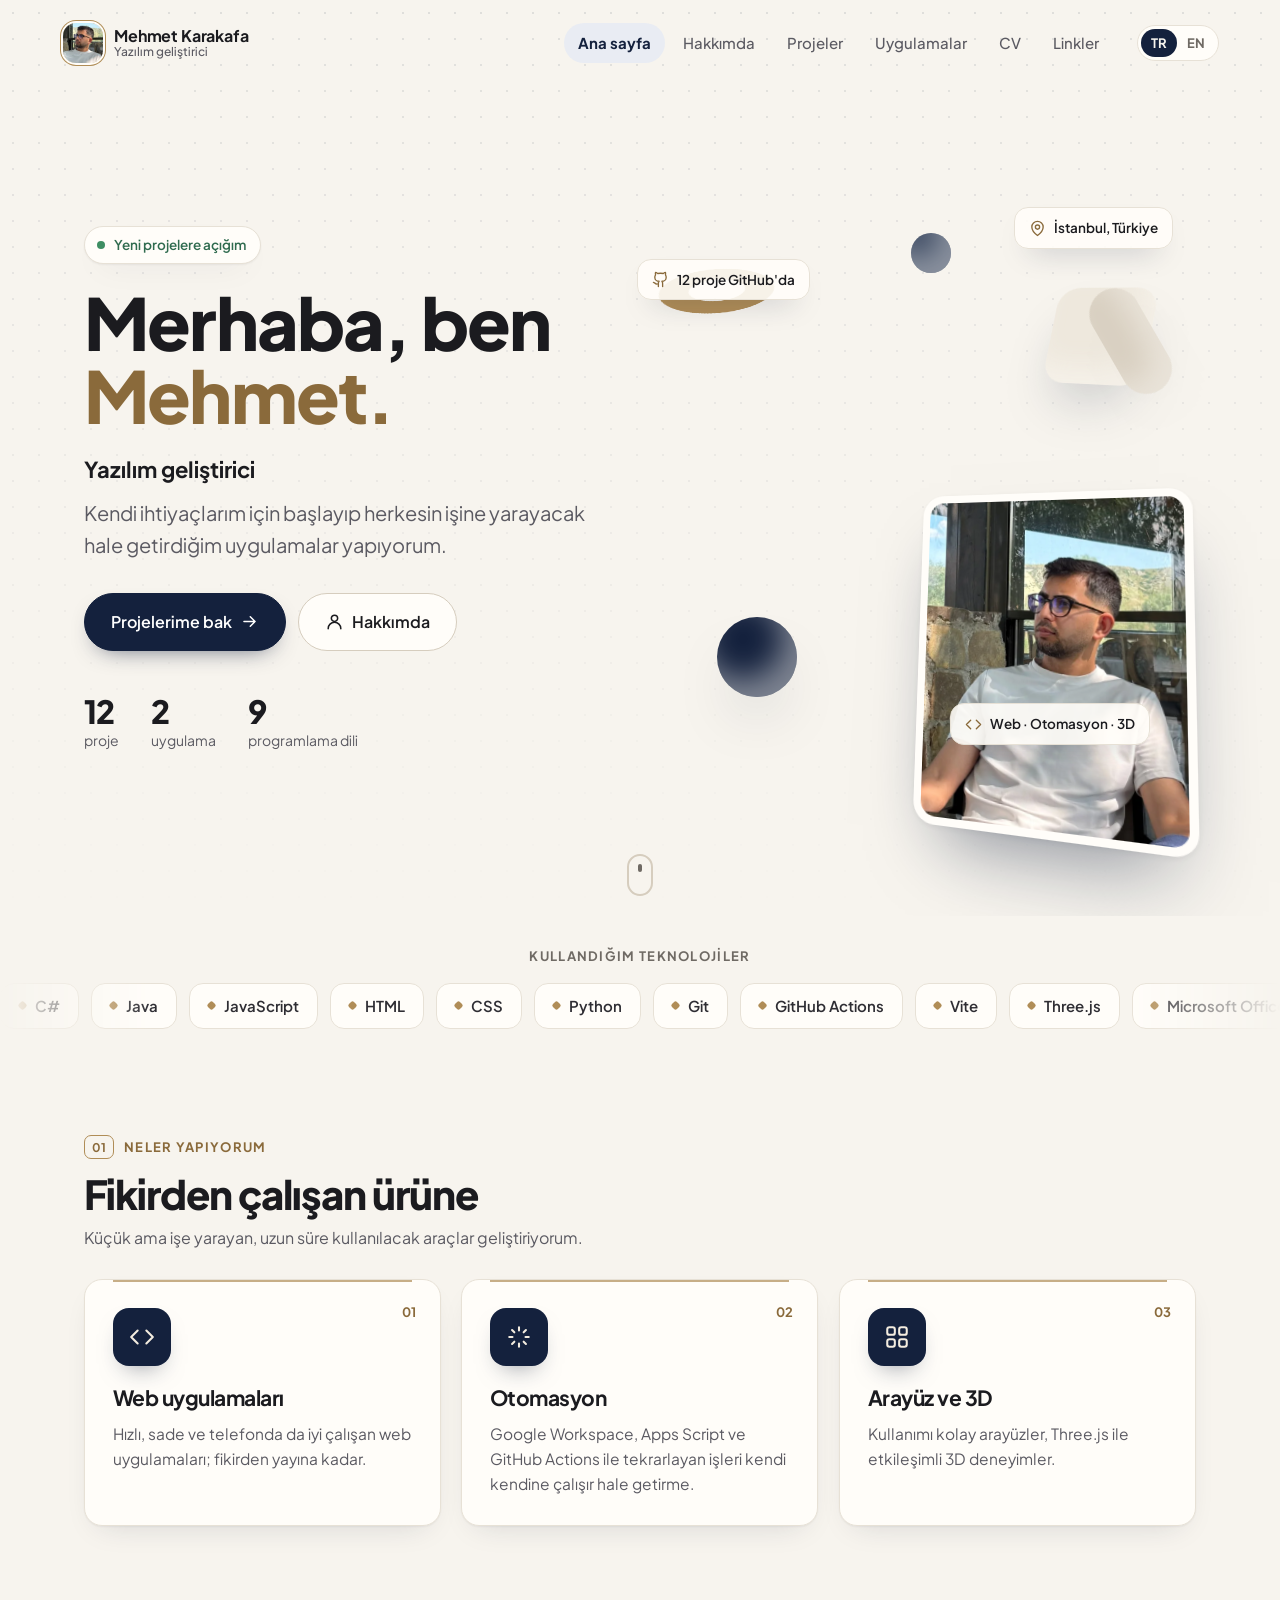
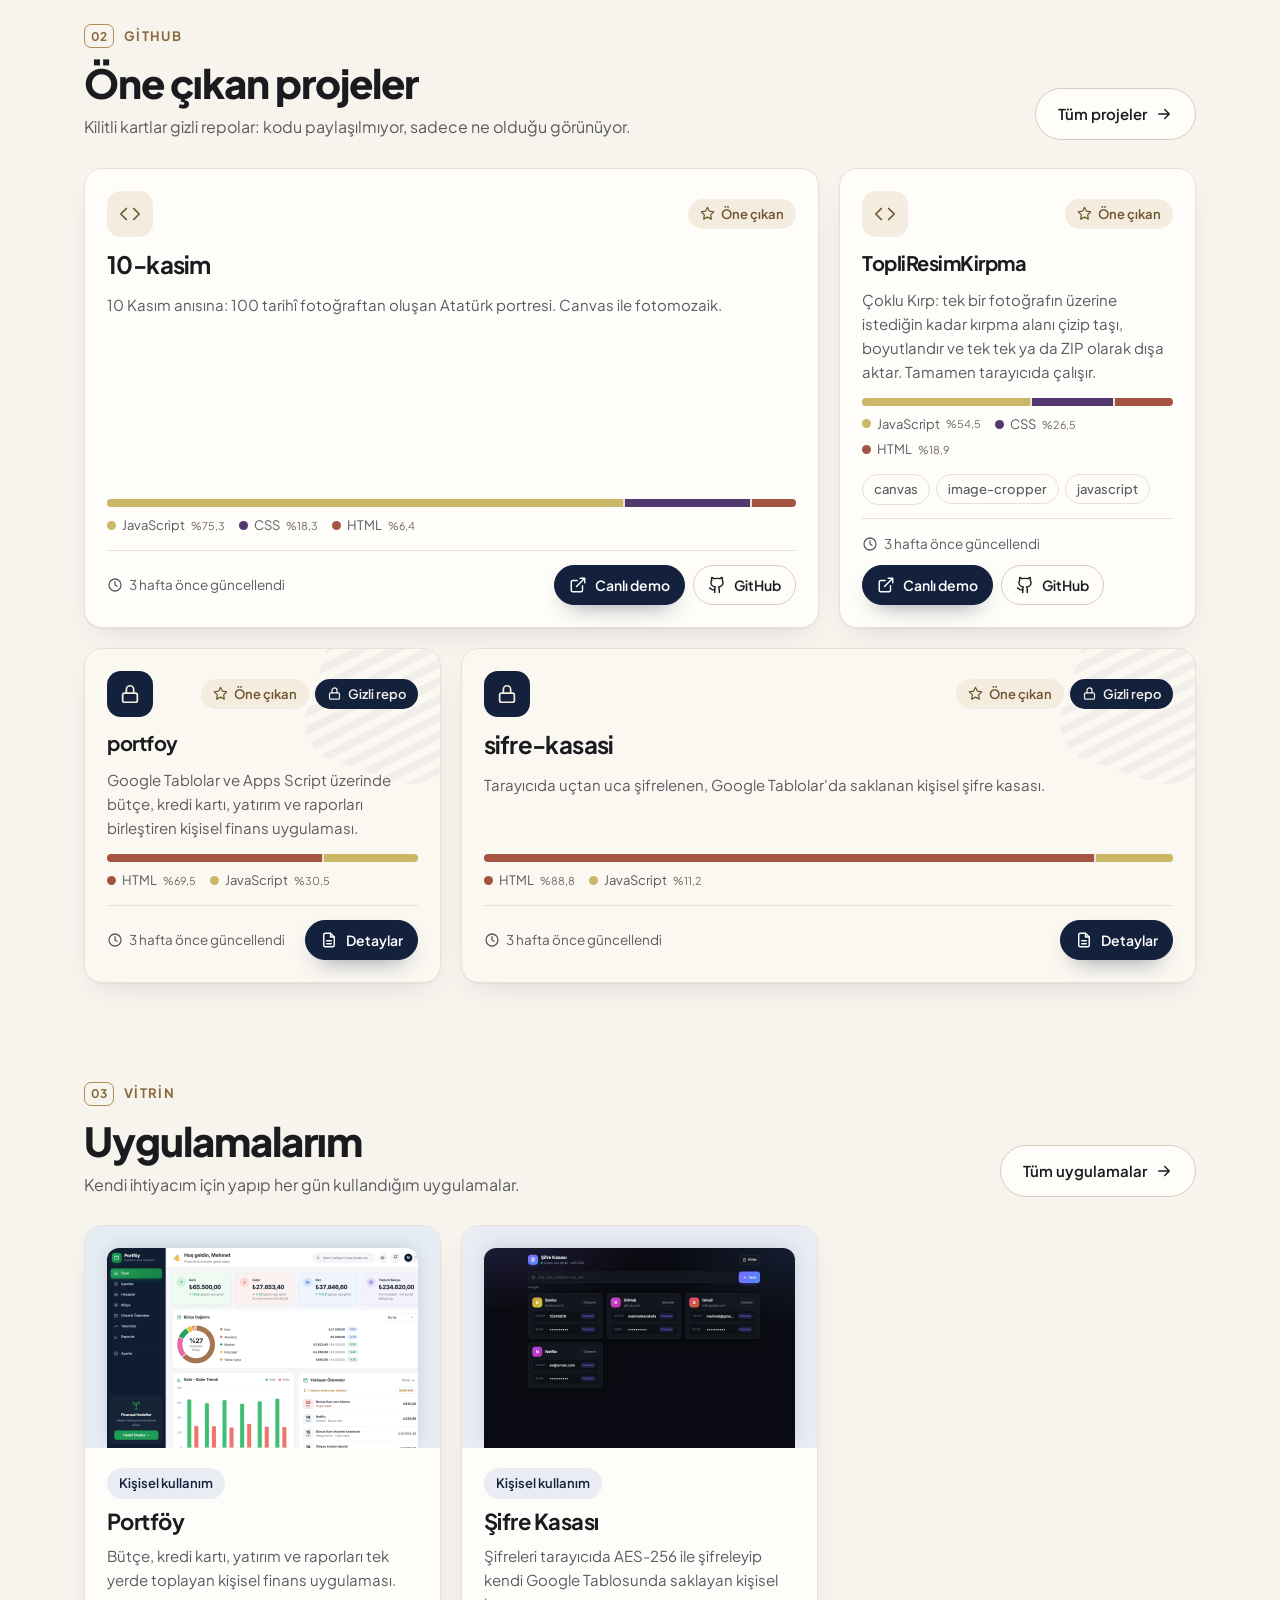
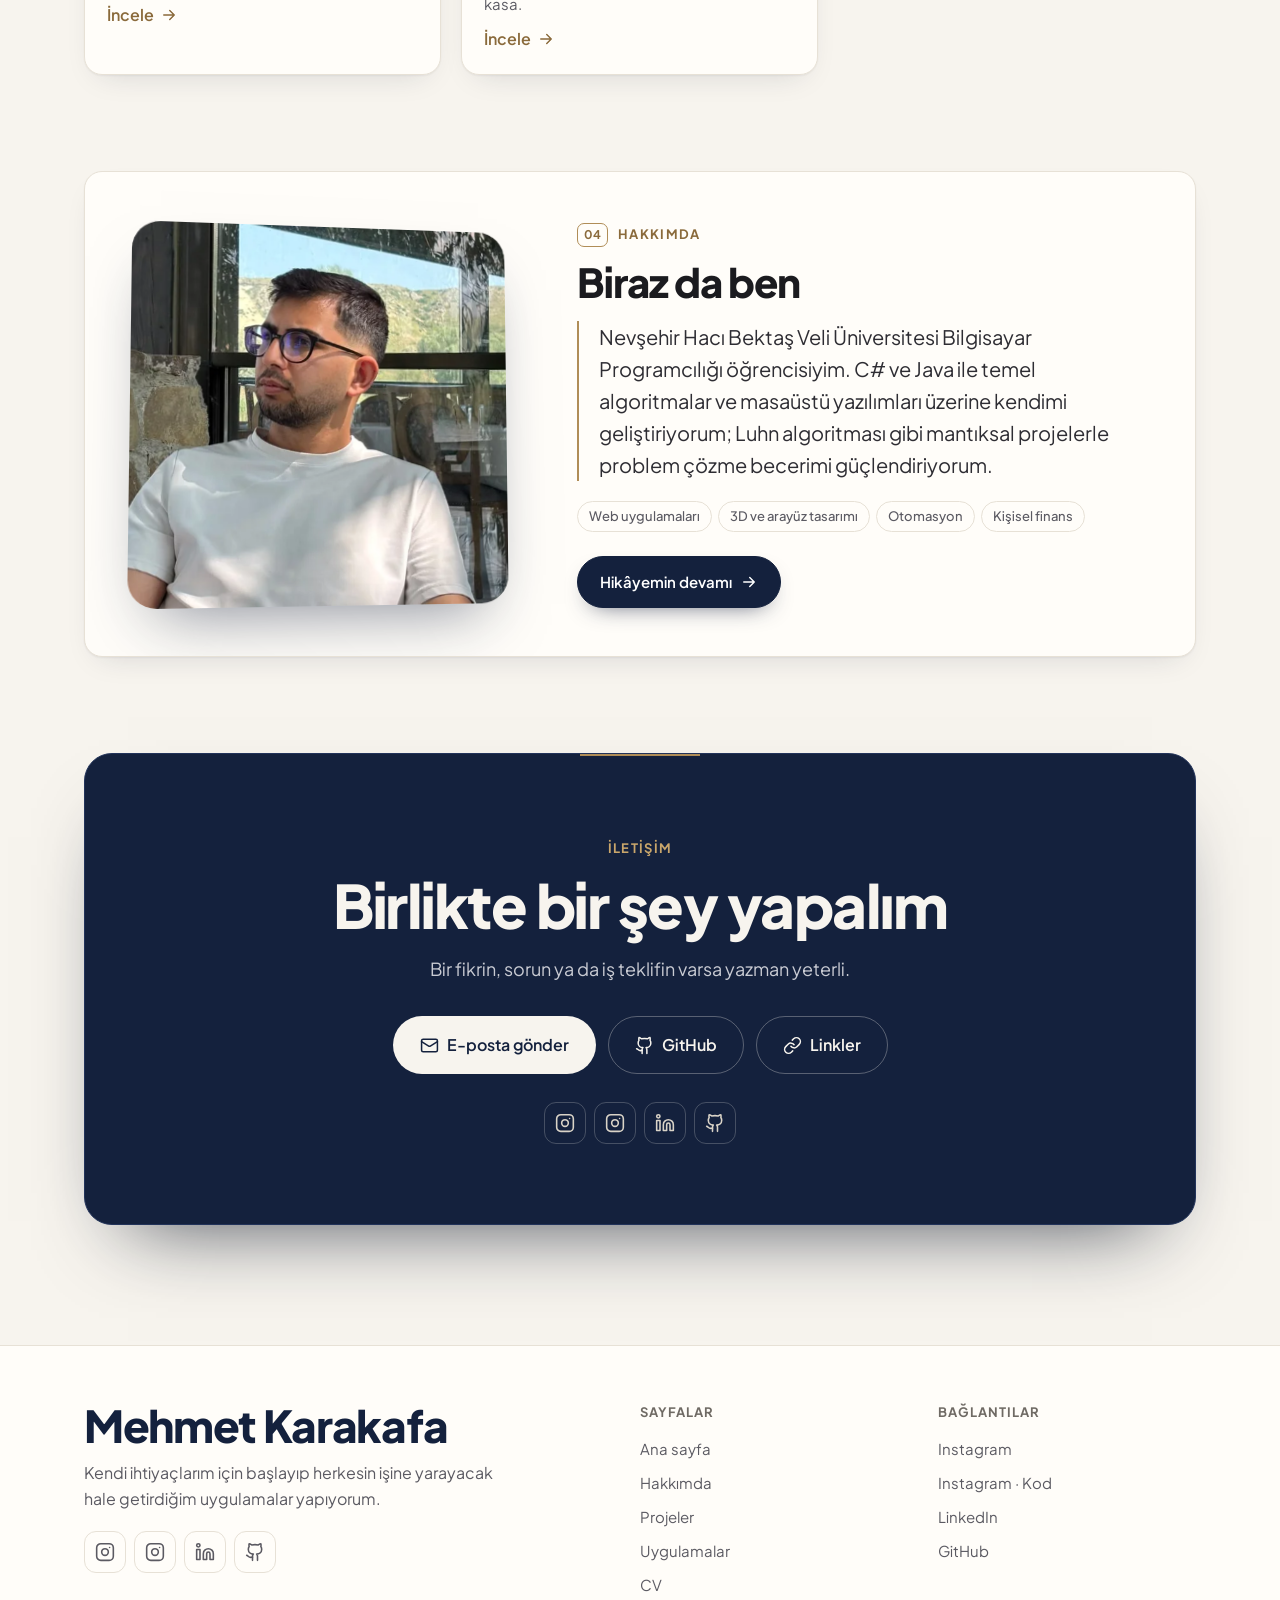
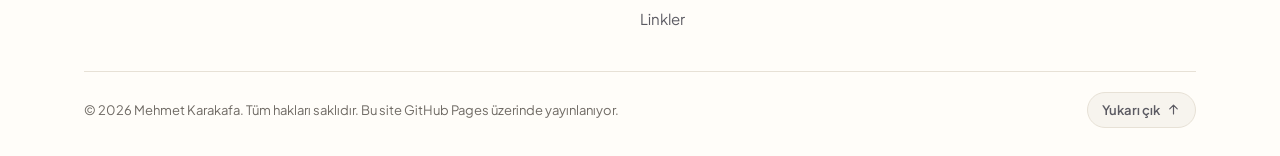
<file: index.html>
<!doctype html>
<html lang="tr">
<head>
  <meta charset="utf-8">
  <meta name="viewport" content="width=device-width, initial-scale=1, viewport-fit=cover">
  <title>Mehmet Karakafa — Yazılım geliştirici</title>
  <meta name="description" content="Mehmet Karakafa: projeler, uygulamalar ve hakkımda.">
  <meta name="theme-color" content="#F7F4EE">
  <link rel="canonical" href="https://mehmetkarakafa.github.io/">
  <meta property="og:type" content="website">
  <meta property="og:site_name" content="Mehmet Karakafa">
  <meta property="og:title" content="Mehmet Karakafa — Yazılım geliştirici">
  <meta property="og:description" content="Mehmet Karakafa: projeler, uygulamalar ve hakkımda.">
  <meta property="og:url" content="https://mehmetkarakafa.github.io/">
  <meta property="og:image" content="https://mehmetkarakafa.github.io/og.png">
  <meta property="og:image:width" content="1200">
  <meta property="og:image:height" content="630">
  <meta name="twitter:card" content="summary_large_image">
  <link rel="icon" href="/favicon.svg" type="image/svg+xml">
  <link rel="apple-touch-icon" href="/apple-touch-icon.png">
  <link rel="preconnect" href="https://fonts.googleapis.com">
  <link rel="preconnect" href="https://fonts.gstatic.com" crossorigin>
  <link rel="stylesheet" href="https://fonts.googleapis.com/css2?family=Plus+Jakarta+Sans:wght@400;500;600;700;800&display=swap">
  <script type="module" crossorigin src="/assets/ana-kpoGf3GD.js"></script>
  <link rel="modulepreload" crossorigin href="/assets/sayfa-DdOAA3Et.js">
  <link rel="modulepreload" crossorigin href="/assets/uygulamalar-BwveoPPx.js">
  <link rel="modulepreload" crossorigin href="/assets/kartlar-34nfH2D7.js">
  <link rel="stylesheet" crossorigin href="/assets/sayfa-CUidjHmq.css">
  <link rel="stylesheet" crossorigin href="/assets/sayfalar-DWtZcyil.css">
</head>
<body>
  <header class="ust" id="menu"></header>
  <main id="icerik"><noscript><p style="padding:40px;text-align:center">Bu site JavaScript ile çalışır. / This site needs JavaScript.</p></noscript></main>
  <footer class="alt" id="altbilgi"></footer>
</body>
</html>
</file>
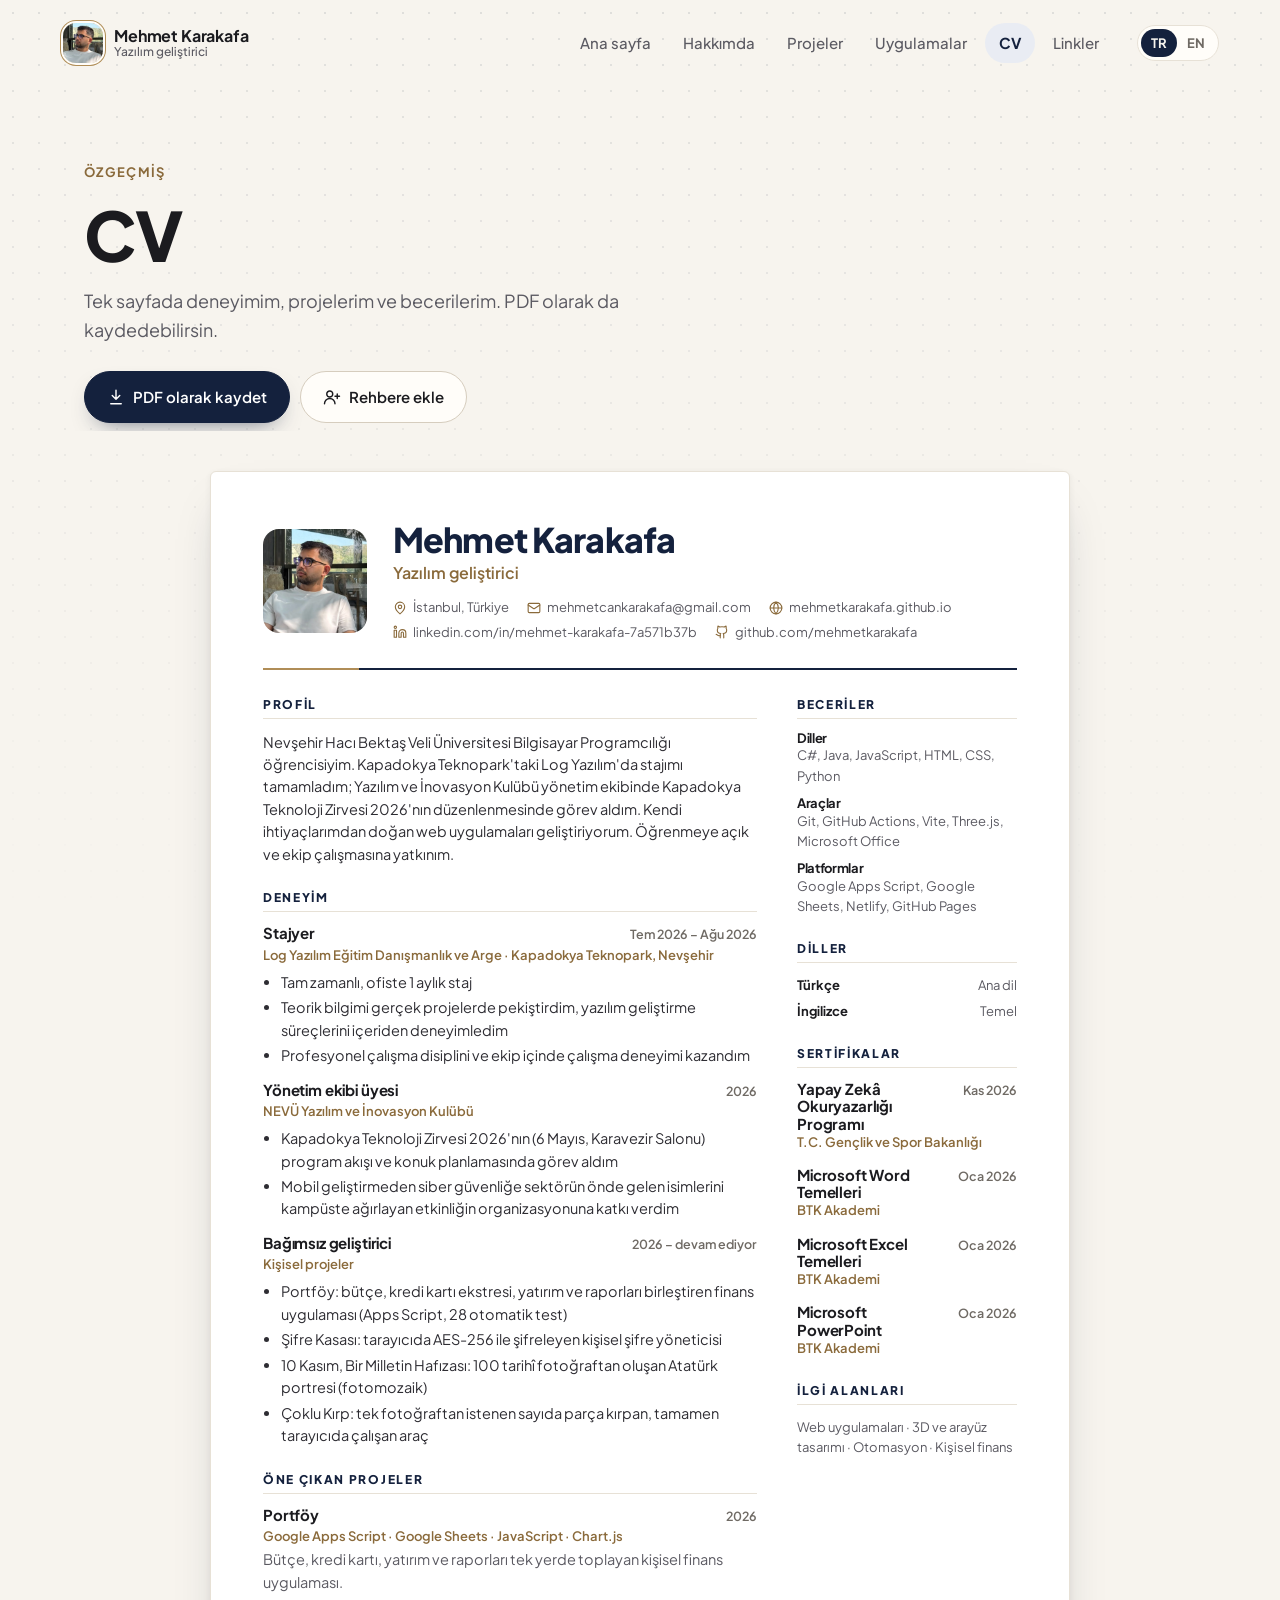
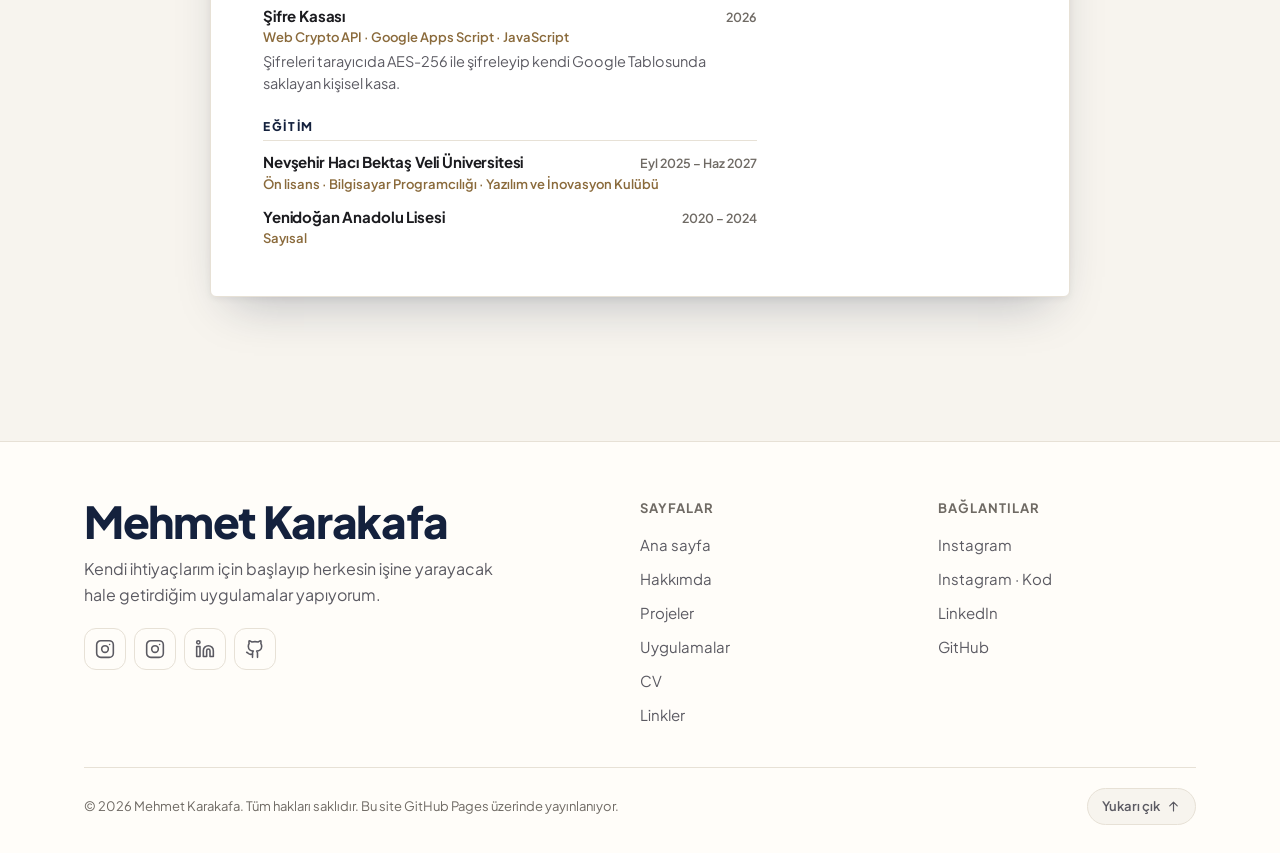
<file: cv/index.html>
<!doctype html>
<html lang="tr">
<head>
  <meta charset="utf-8">
  <meta name="viewport" content="width=device-width, initial-scale=1, viewport-fit=cover">
  <title>CV — Mehmet Karakafa</title>
  <meta name="description" content="Mehmet Karakafa'nın özgeçmişi: deneyim, projeler ve beceriler.">
  <meta name="theme-color" content="#F7F4EE">
  <link rel="canonical" href="https://mehmetkarakafa.github.io/cv/">
  <meta property="og:type" content="website">
  <meta property="og:site_name" content="Mehmet Karakafa">
  <meta property="og:title" content="CV — Mehmet Karakafa">
  <meta property="og:description" content="Mehmet Karakafa'nın özgeçmişi: deneyim, projeler ve beceriler.">
  <meta property="og:url" content="https://mehmetkarakafa.github.io/cv/">
  <meta property="og:image" content="https://mehmetkarakafa.github.io/og.png">
  <meta property="og:image:width" content="1200">
  <meta property="og:image:height" content="630">
  <meta name="twitter:card" content="summary_large_image">
  <link rel="icon" href="/favicon.svg" type="image/svg+xml">
  <link rel="apple-touch-icon" href="/apple-touch-icon.png">
  <link rel="preconnect" href="https://fonts.googleapis.com">
  <link rel="preconnect" href="https://fonts.gstatic.com" crossorigin>
  <link rel="stylesheet" href="https://fonts.googleapis.com/css2?family=Plus+Jakarta+Sans:wght@400;500;600;700;800&display=swap">
  <script type="module" crossorigin src="/assets/cv-BDt4sZBs.js"></script>
  <link rel="modulepreload" crossorigin href="/assets/sayfa-DdOAA3Et.js">
  <link rel="modulepreload" crossorigin href="/assets/uygulamalar-BwveoPPx.js">
  <link rel="modulepreload" crossorigin href="/assets/kartvizit-Q6WJ5ryn.js">
  <link rel="stylesheet" crossorigin href="/assets/sayfa-CUidjHmq.css">
  <link rel="stylesheet" crossorigin href="/assets/cv-r7eDr6yu.css">
  <link rel="stylesheet" crossorigin href="/assets/sayfalar-DWtZcyil.css">
</head>
<body>
  <header class="ust" id="menu"></header>
  <main id="icerik"><noscript><p style="padding:40px;text-align:center">Bu site JavaScript ile çalışır. / This site needs JavaScript.</p></noscript></main>
  <footer class="alt" id="altbilgi"></footer>
</body>
</html>
</file>
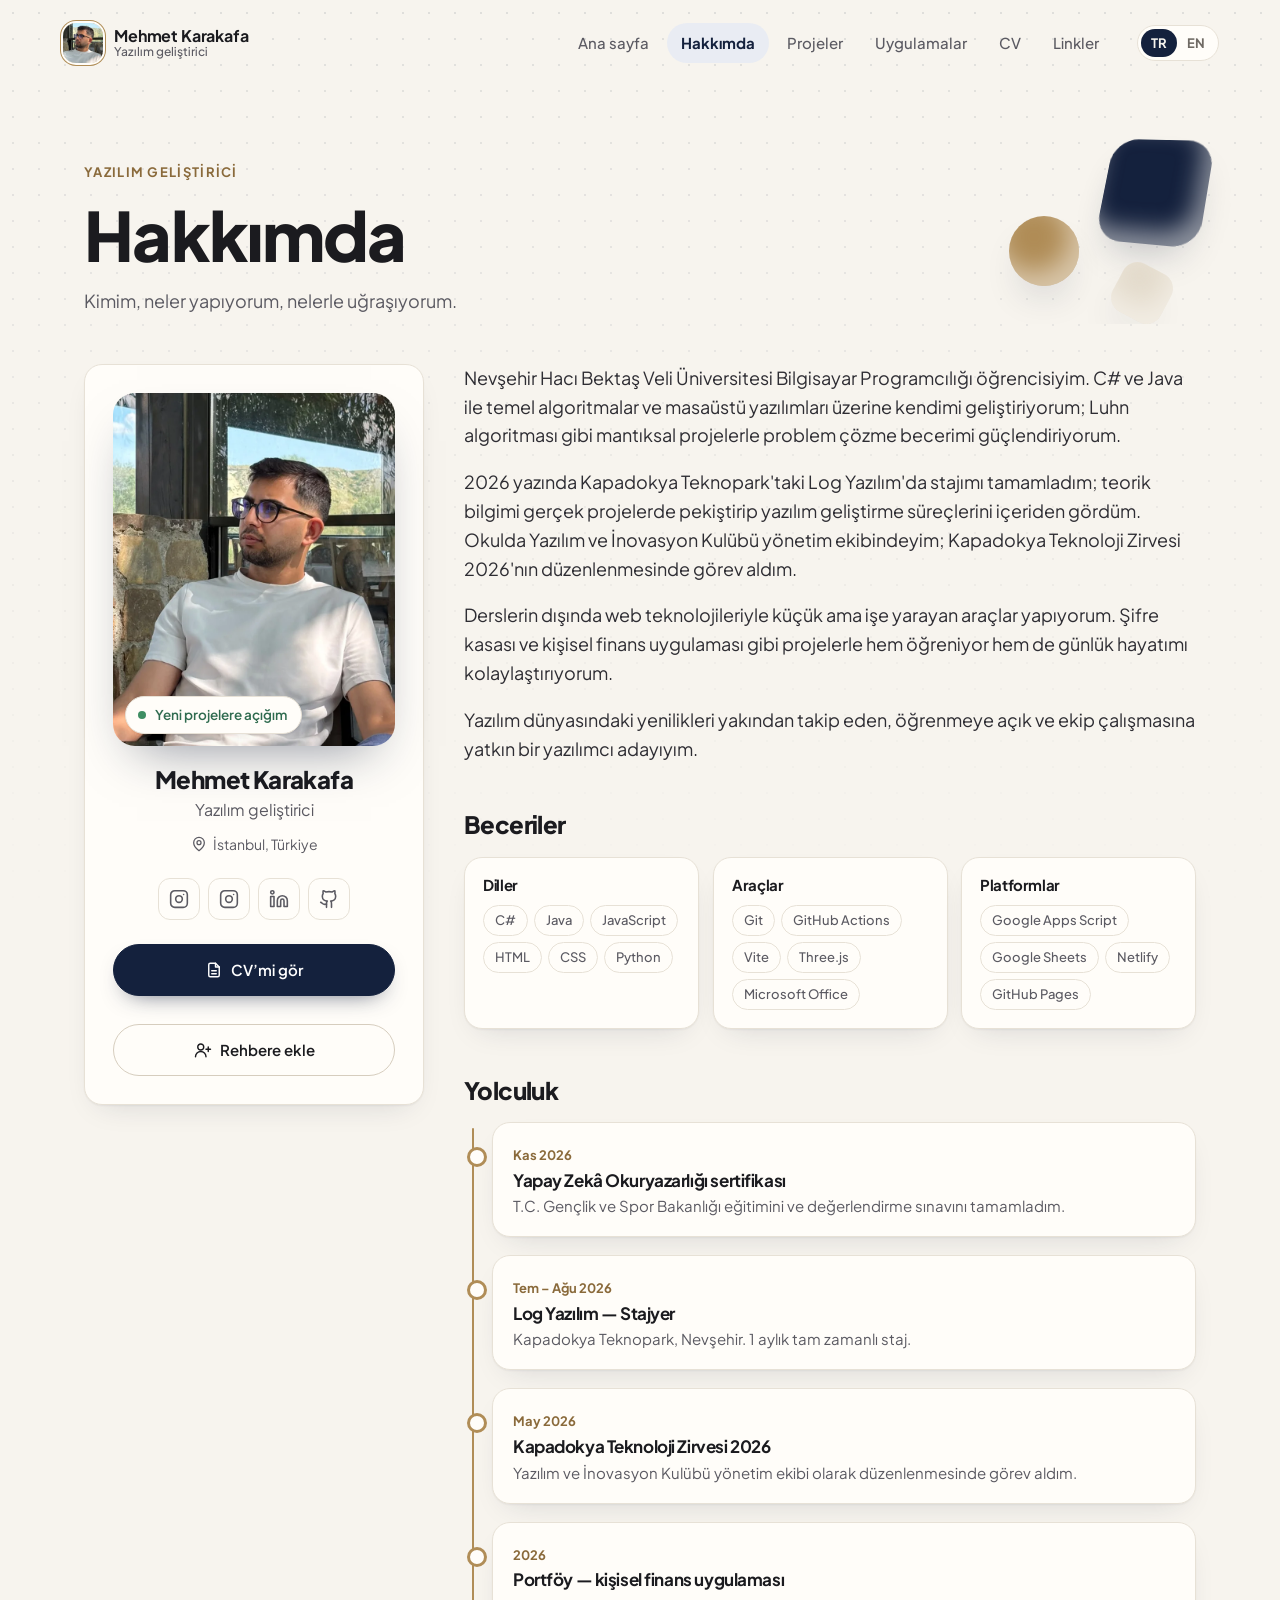
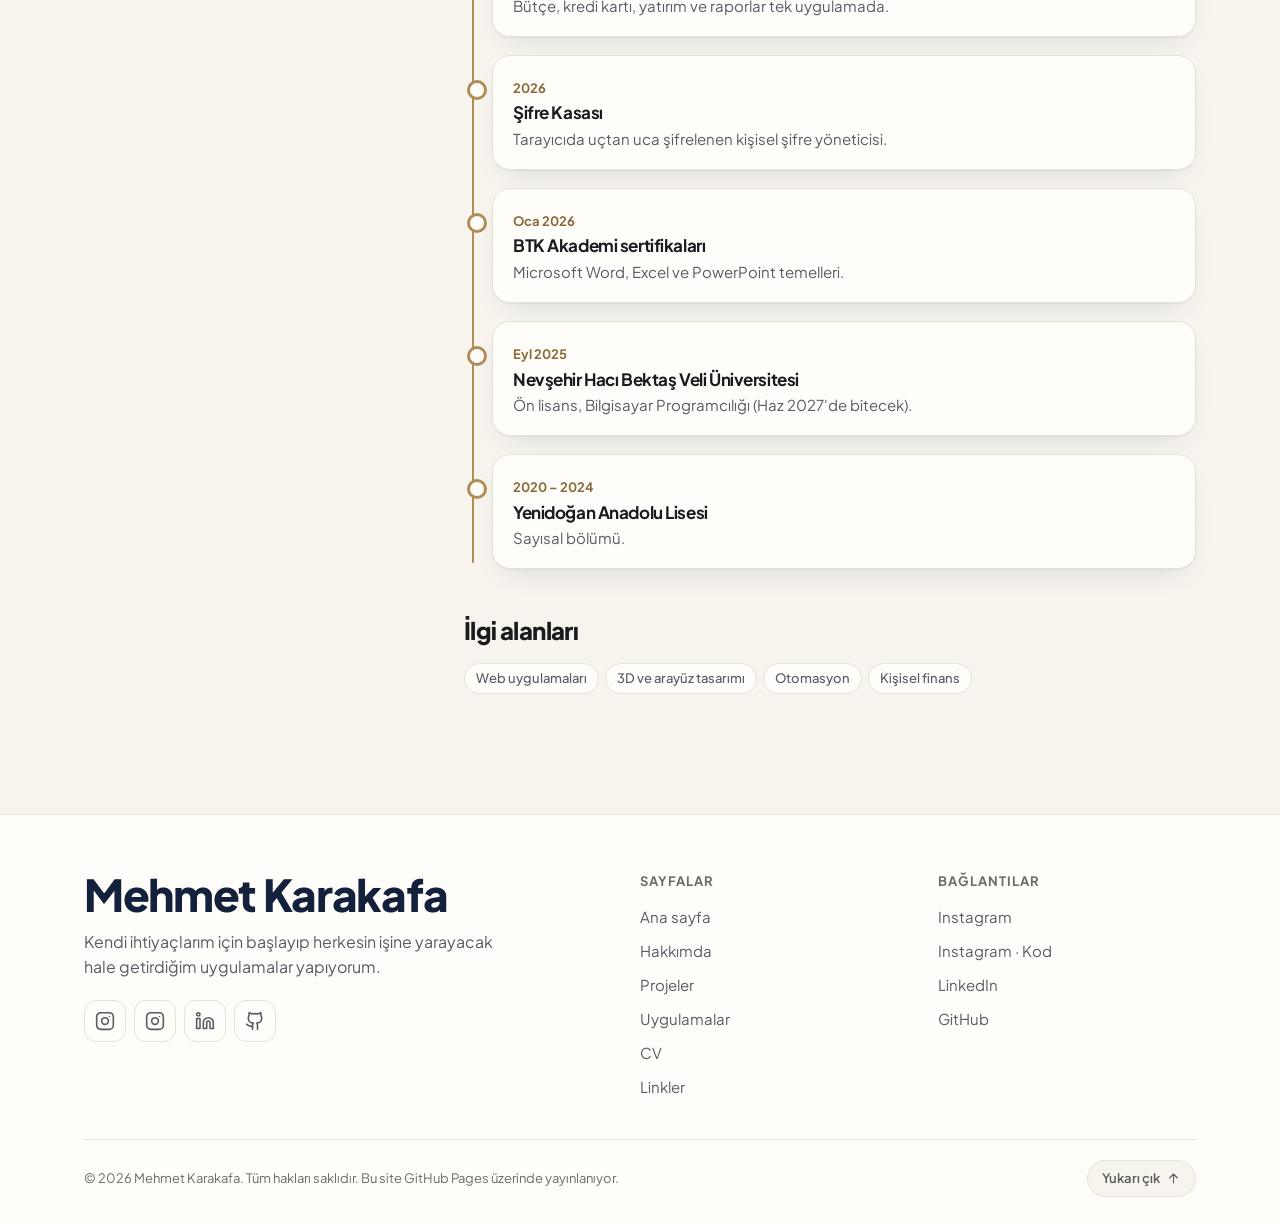
<file: hakkimda/index.html>
<!doctype html>
<html lang="tr">
<head>
  <meta charset="utf-8">
  <meta name="viewport" content="width=device-width, initial-scale=1, viewport-fit=cover">
  <title>Hakkımda — Mehmet Karakafa</title>
  <meta name="description" content="Mehmet Karakafa kimdir, neler yapar.">
  <meta name="theme-color" content="#F7F4EE">
  <link rel="canonical" href="https://mehmetkarakafa.github.io/hakkimda/">
  <meta property="og:type" content="website">
  <meta property="og:site_name" content="Mehmet Karakafa">
  <meta property="og:title" content="Hakkımda — Mehmet Karakafa">
  <meta property="og:description" content="Mehmet Karakafa kimdir, neler yapar.">
  <meta property="og:url" content="https://mehmetkarakafa.github.io/hakkimda/">
  <meta property="og:image" content="https://mehmetkarakafa.github.io/og.png">
  <meta property="og:image:width" content="1200">
  <meta property="og:image:height" content="630">
  <meta name="twitter:card" content="summary_large_image">
  <link rel="icon" href="/favicon.svg" type="image/svg+xml">
  <link rel="apple-touch-icon" href="/apple-touch-icon.png">
  <link rel="preconnect" href="https://fonts.googleapis.com">
  <link rel="preconnect" href="https://fonts.gstatic.com" crossorigin>
  <link rel="stylesheet" href="https://fonts.googleapis.com/css2?family=Plus+Jakarta+Sans:wght@400;500;600;700;800&display=swap">
  <script type="module" crossorigin src="/assets/hakkimda-_0FplmhC.js"></script>
  <link rel="modulepreload" crossorigin href="/assets/sayfa-DdOAA3Et.js">
  <link rel="modulepreload" crossorigin href="/assets/kartvizit-Q6WJ5ryn.js">
  <link rel="stylesheet" crossorigin href="/assets/sayfa-CUidjHmq.css">
  <link rel="stylesheet" crossorigin href="/assets/sayfalar-DWtZcyil.css">
</head>
<body>
  <header class="ust" id="menu"></header>
  <main id="icerik"><noscript><p style="padding:40px;text-align:center">Bu site JavaScript ile çalışır. / This site needs JavaScript.</p></noscript></main>
  <footer class="alt" id="altbilgi"></footer>
</body>
</html>
</file>
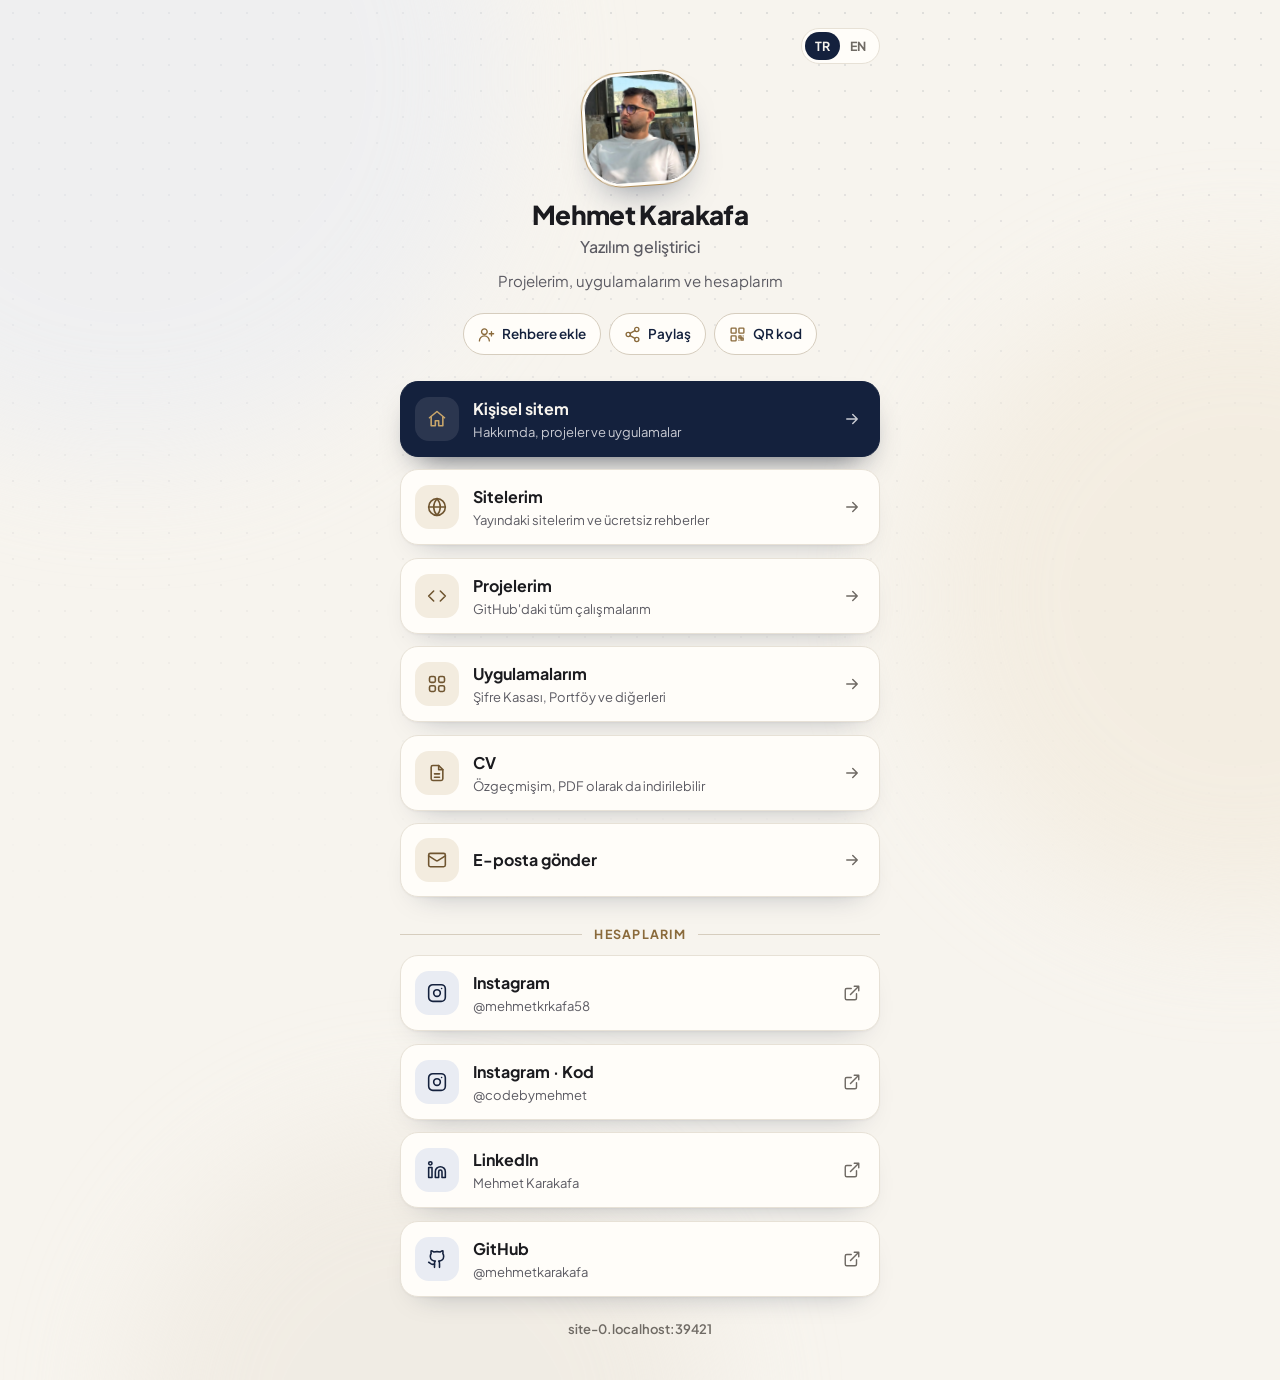
<file: links/index.html>
<!doctype html>
<html lang="tr">
<head>
  <meta charset="utf-8">
  <meta name="viewport" content="width=device-width, initial-scale=1, viewport-fit=cover">
  <title>Mehmet Karakafa · Linkler</title>
  <meta name="description" content="Mehmet Karakafa'nın projeleri, uygulamaları ve sosyal hesapları.">
  <meta name="theme-color" content="#F7F4EE">
  <link rel="canonical" href="https://mehmetkarakafa.github.io/links/">
  <meta property="og:type" content="website">
  <meta property="og:site_name" content="Mehmet Karakafa">
  <meta property="og:title" content="Mehmet Karakafa · Linkler">
  <meta property="og:description" content="Mehmet Karakafa'nın projeleri, uygulamaları ve sosyal hesapları.">
  <meta property="og:url" content="https://mehmetkarakafa.github.io/links/">
  <meta property="og:image" content="https://mehmetkarakafa.github.io/og.png">
  <meta property="og:image:width" content="1200">
  <meta property="og:image:height" content="630">
  <meta name="twitter:card" content="summary_large_image">
  <link rel="icon" href="/favicon.svg" type="image/svg+xml">
  <link rel="apple-touch-icon" href="/apple-touch-icon.png">
  <link rel="preconnect" href="https://fonts.googleapis.com">
  <link rel="preconnect" href="https://fonts.gstatic.com" crossorigin>
  <link rel="stylesheet" href="https://fonts.googleapis.com/css2?family=Plus+Jakarta+Sans:wght@400;500;600;700;800&display=swap">
  <script type="module" crossorigin src="/assets/links-x-LYhdiM.js"></script>
  <link rel="modulepreload" crossorigin href="/assets/sayfa-DdOAA3Et.js">
  <link rel="modulepreload" crossorigin href="/assets/kartvizit-Q6WJ5ryn.js">
  <link rel="stylesheet" crossorigin href="/assets/sayfa-CUidjHmq.css">
  <link rel="stylesheet" crossorigin href="/assets/links-DfaZ860Y.css">
</head>
<body>
  <main id="icerik"><noscript><p style="padding:40px;text-align:center">Bu site JavaScript ile çalışır. / This site needs JavaScript.</p></noscript></main>
</body>
</html>
</file>
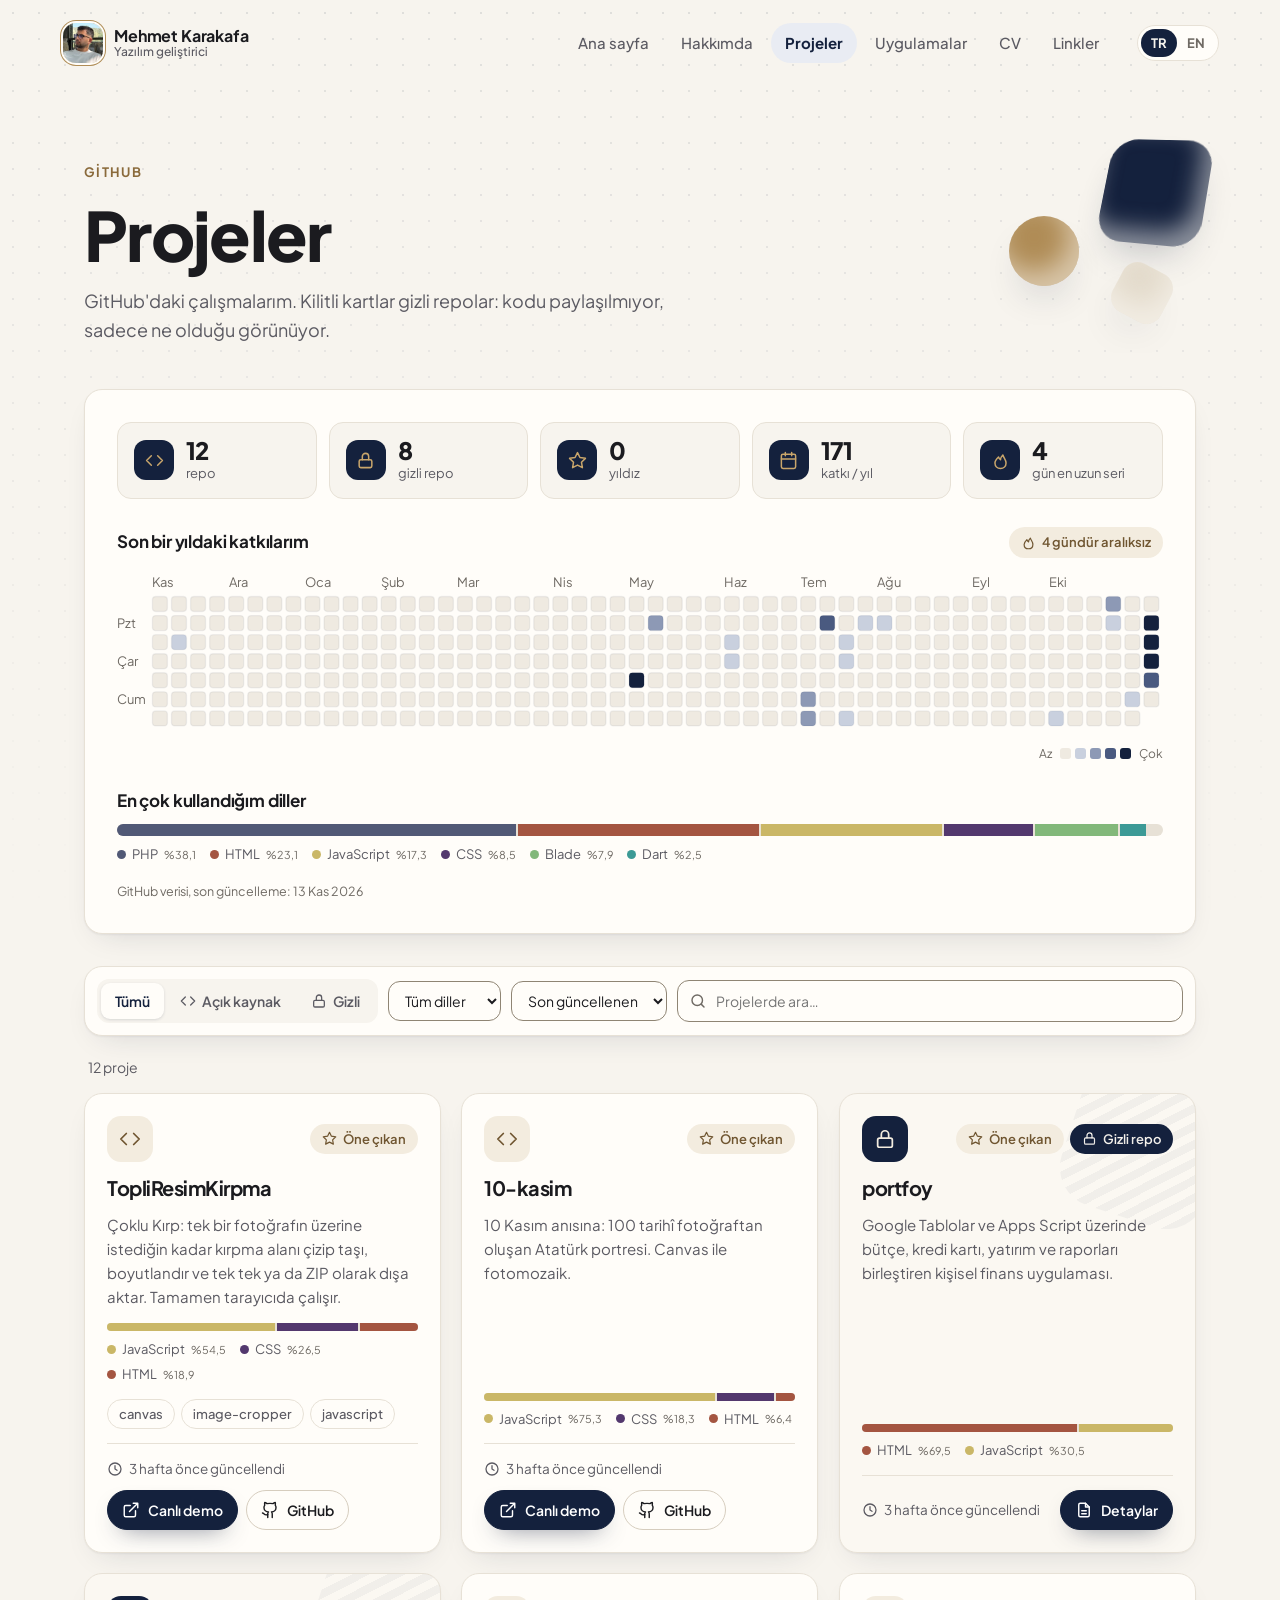
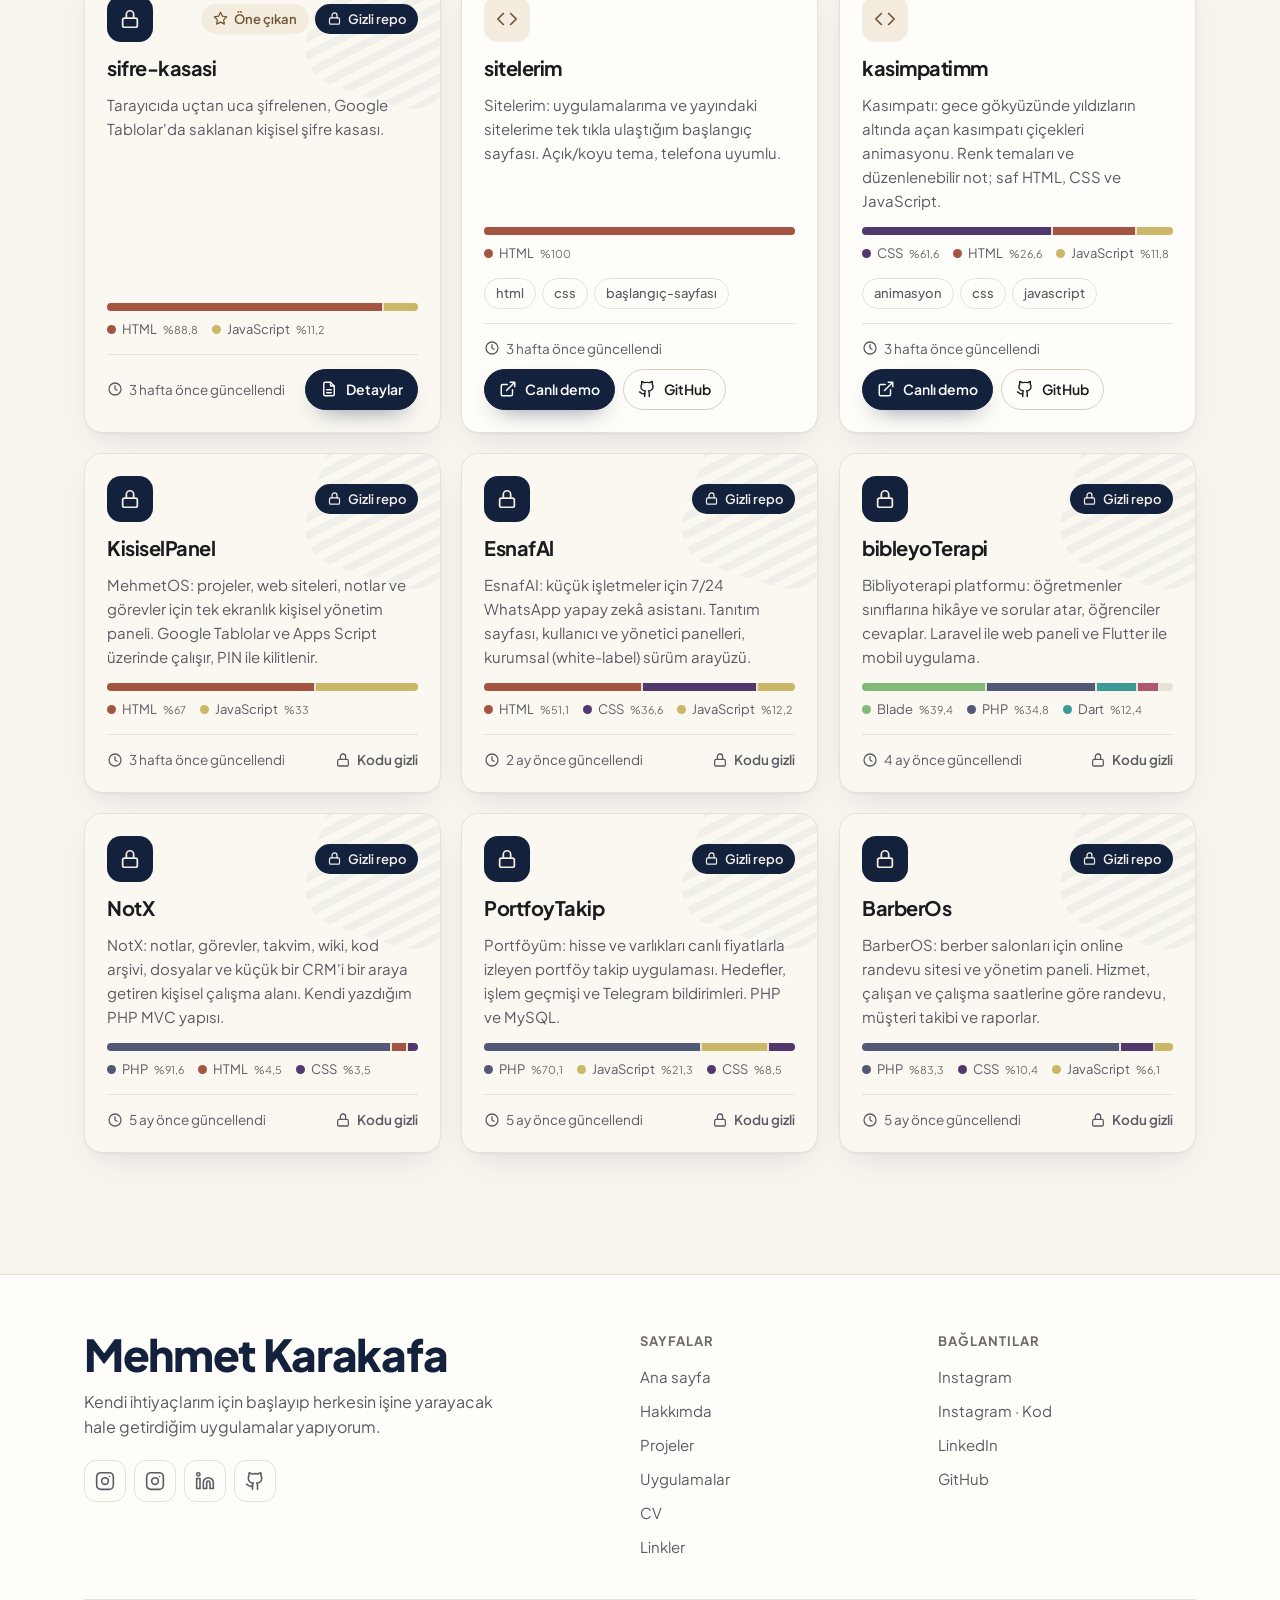
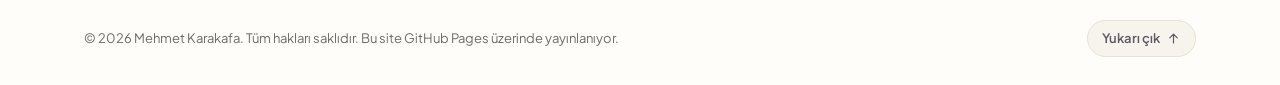
<file: projeler/index.html>
<!doctype html>
<html lang="tr">
<head>
  <meta charset="utf-8">
  <meta name="viewport" content="width=device-width, initial-scale=1, viewport-fit=cover">
  <title>Projeler — Mehmet Karakafa</title>
  <meta name="description" content="Mehmet Karakafa'nın GitHub projeleri.">
  <meta name="theme-color" content="#F7F4EE">
  <link rel="canonical" href="https://mehmetkarakafa.github.io/projeler/">
  <meta property="og:type" content="website">
  <meta property="og:site_name" content="Mehmet Karakafa">
  <meta property="og:title" content="Projeler — Mehmet Karakafa">
  <meta property="og:description" content="Mehmet Karakafa'nın GitHub projeleri.">
  <meta property="og:url" content="https://mehmetkarakafa.github.io/projeler/">
  <meta property="og:image" content="https://mehmetkarakafa.github.io/og.png">
  <meta property="og:image:width" content="1200">
  <meta property="og:image:height" content="630">
  <meta name="twitter:card" content="summary_large_image">
  <link rel="icon" href="/favicon.svg" type="image/svg+xml">
  <link rel="apple-touch-icon" href="/apple-touch-icon.png">
  <link rel="preconnect" href="https://fonts.googleapis.com">
  <link rel="preconnect" href="https://fonts.gstatic.com" crossorigin>
  <link rel="stylesheet" href="https://fonts.googleapis.com/css2?family=Plus+Jakarta+Sans:wght@400;500;600;700;800&display=swap">
  <script type="module" crossorigin src="/assets/projeler-CBu2l5c_.js"></script>
  <link rel="modulepreload" crossorigin href="/assets/sayfa-DdOAA3Et.js">
  <link rel="modulepreload" crossorigin href="/assets/kartlar-34nfH2D7.js">
  <link rel="stylesheet" crossorigin href="/assets/sayfa-CUidjHmq.css">
  <link rel="stylesheet" crossorigin href="/assets/sayfalar-DWtZcyil.css">
</head>
<body>
  <header class="ust" id="menu"></header>
  <main id="icerik"><noscript><p style="padding:40px;text-align:center">Bu site JavaScript ile çalışır. / This site needs JavaScript.</p></noscript></main>
  <footer class="alt" id="altbilgi"></footer>
</body>
</html>
</file>
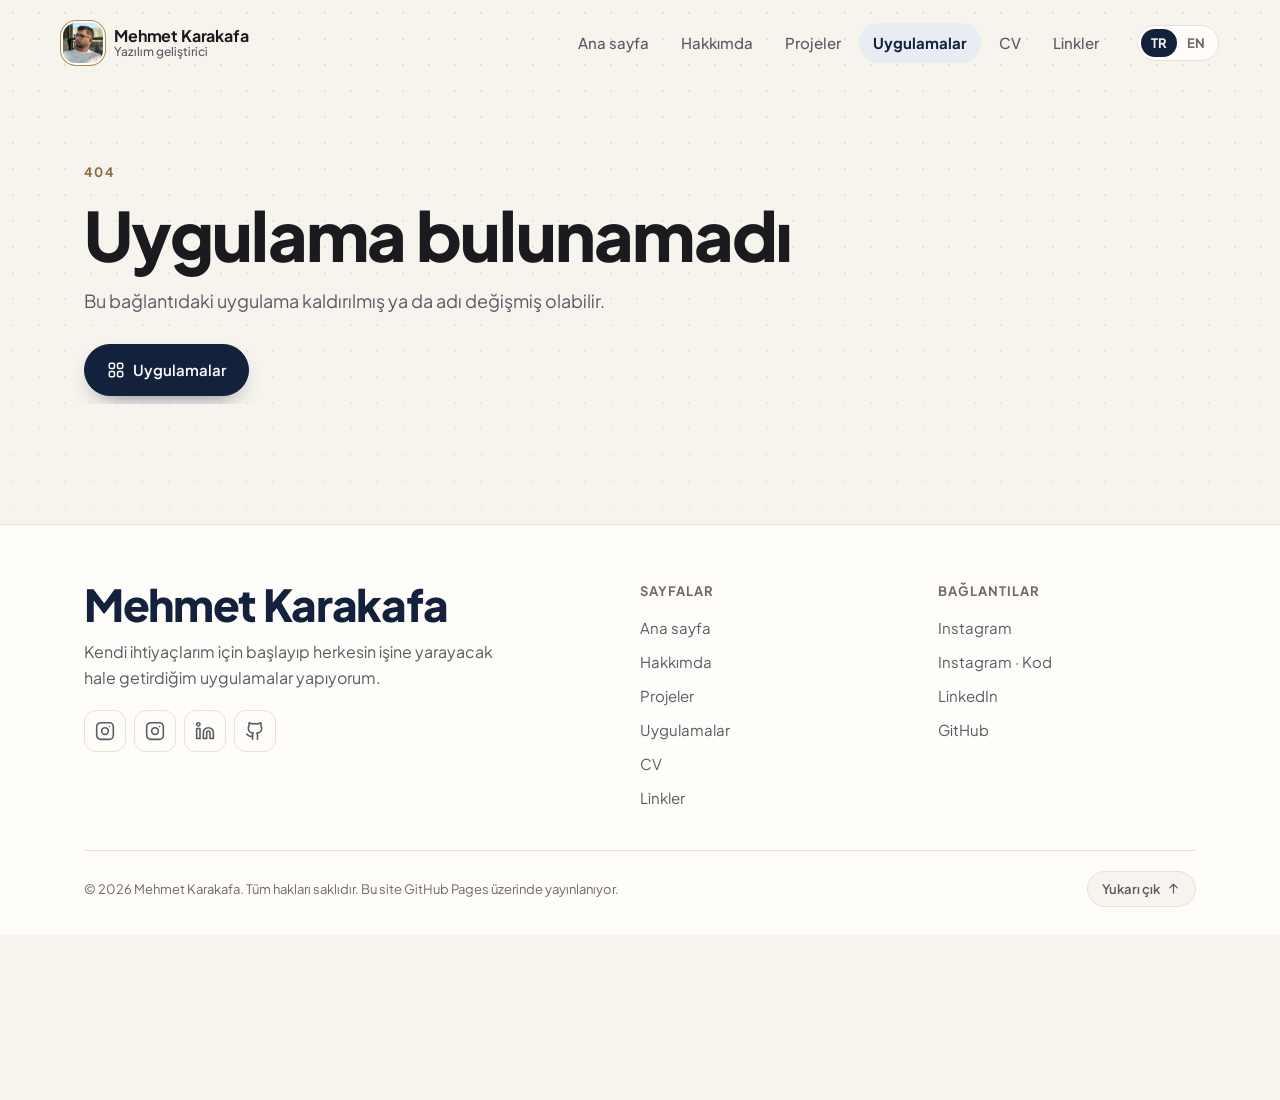
<file: uygulama/index.html>
<!doctype html>
<html lang="tr">
<head>
  <meta charset="utf-8">
  <meta name="viewport" content="width=device-width, initial-scale=1, viewport-fit=cover">
  <title>Uygulama — Mehmet Karakafa</title>
  <meta name="description" content="Mehmet Karakafa'nın geliştirdiği bir uygulamanın ayrıntıları.">
  <meta name="theme-color" content="#F7F4EE">
  <link rel="canonical" href="https://mehmetkarakafa.github.io/uygulama/">
  <meta property="og:type" content="website">
  <meta property="og:site_name" content="Mehmet Karakafa">
  <meta property="og:title" content="Uygulama — Mehmet Karakafa">
  <meta property="og:description" content="Mehmet Karakafa'nın geliştirdiği bir uygulamanın ayrıntıları.">
  <meta property="og:url" content="https://mehmetkarakafa.github.io/uygulama/">
  <meta property="og:image" content="https://mehmetkarakafa.github.io/og.png">
  <meta property="og:image:width" content="1200">
  <meta property="og:image:height" content="630">
  <meta name="twitter:card" content="summary_large_image">
  <link rel="icon" href="/favicon.svg" type="image/svg+xml">
  <link rel="apple-touch-icon" href="/apple-touch-icon.png">
  <link rel="preconnect" href="https://fonts.googleapis.com">
  <link rel="preconnect" href="https://fonts.gstatic.com" crossorigin>
  <link rel="stylesheet" href="https://fonts.googleapis.com/css2?family=Plus+Jakarta+Sans:wght@400;500;600;700;800&display=swap">
  <script type="module" crossorigin src="/assets/uygulama-B-uoi3sU.js"></script>
  <link rel="modulepreload" crossorigin href="/assets/sayfa-DdOAA3Et.js">
  <link rel="modulepreload" crossorigin href="/assets/uygulamalar-BwveoPPx.js">
  <link rel="modulepreload" crossorigin href="/assets/kartlar-34nfH2D7.js">
  <link rel="stylesheet" crossorigin href="/assets/sayfa-CUidjHmq.css">
  <link rel="stylesheet" crossorigin href="/assets/uygulama-BpIXGZ3H.css">
  <link rel="stylesheet" crossorigin href="/assets/sayfalar-DWtZcyil.css">
</head>
<body>
  <header class="ust" id="menu"></header>
  <main id="icerik"><noscript><p style="padding:40px;text-align:center">Bu site JavaScript ile çalışır. / This site needs JavaScript.</p></noscript></main>
  <footer class="alt" id="altbilgi"></footer>
</body>
</html>
</file>
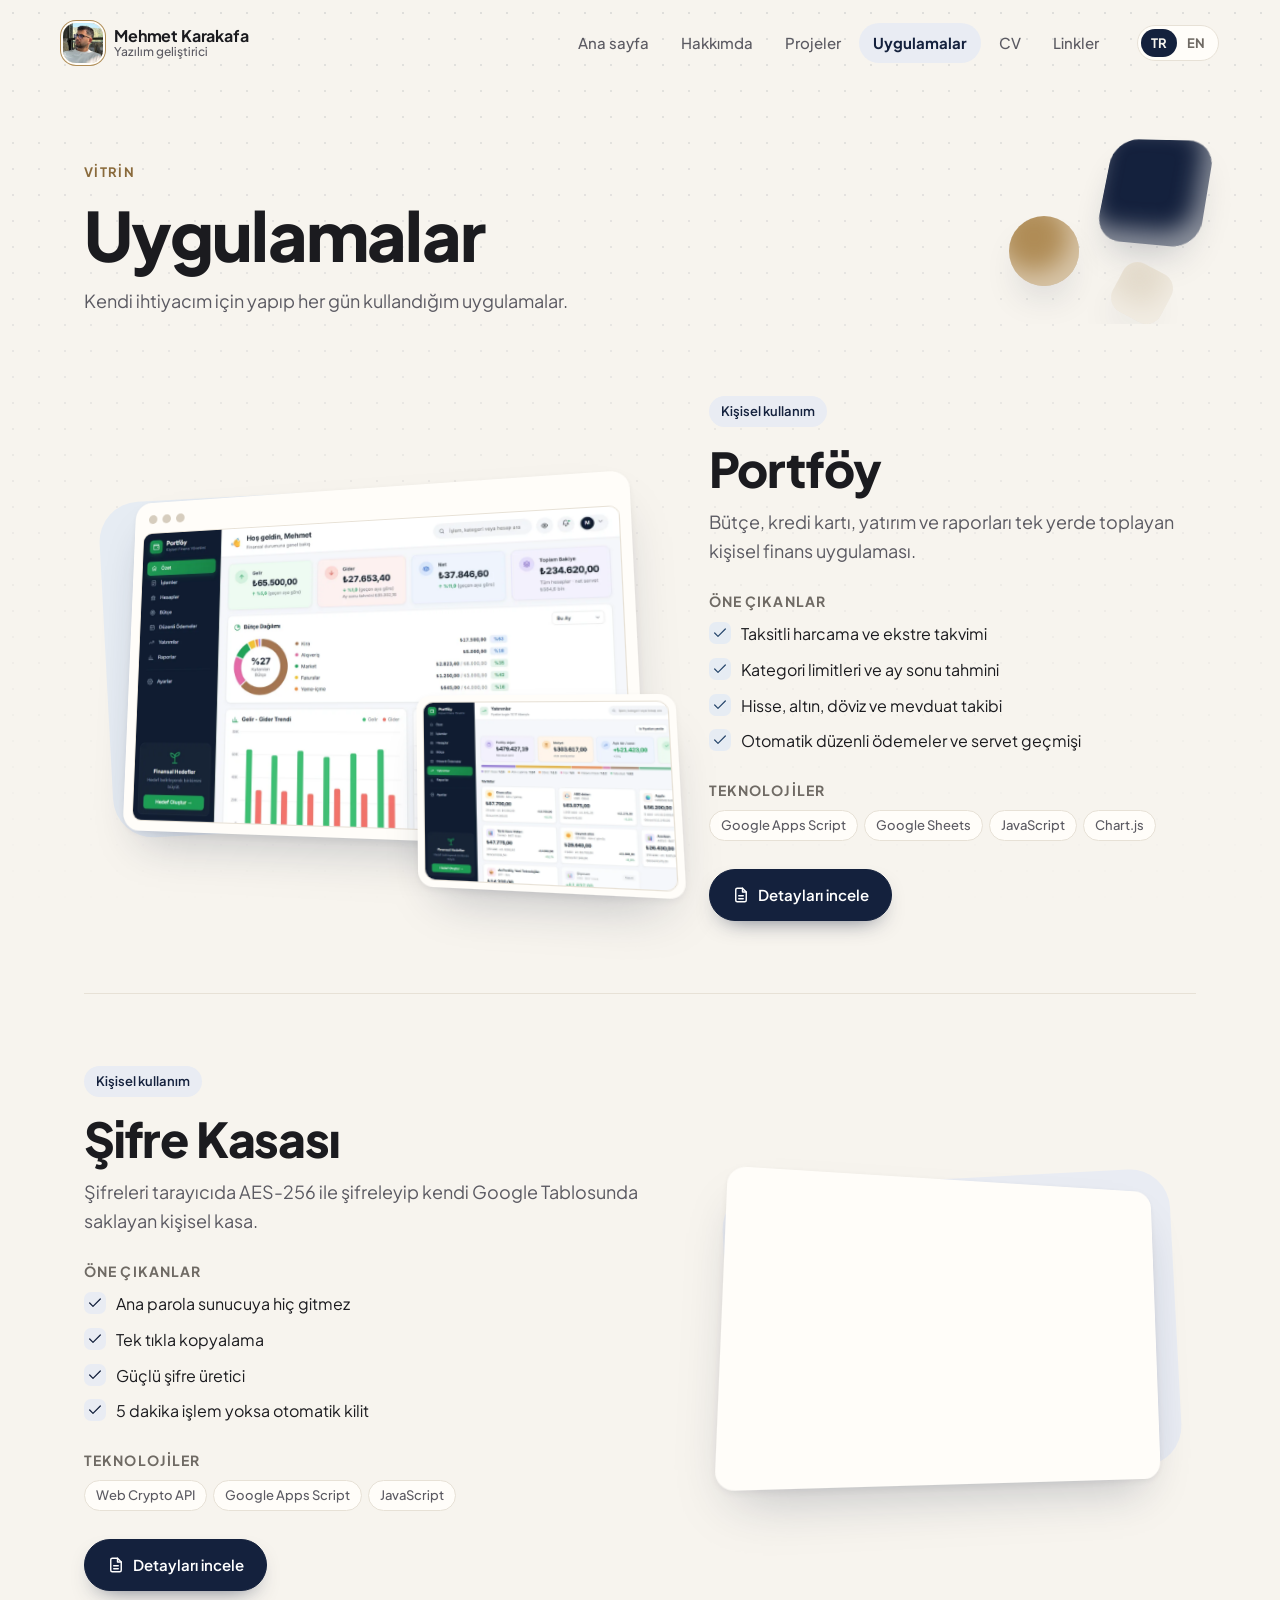
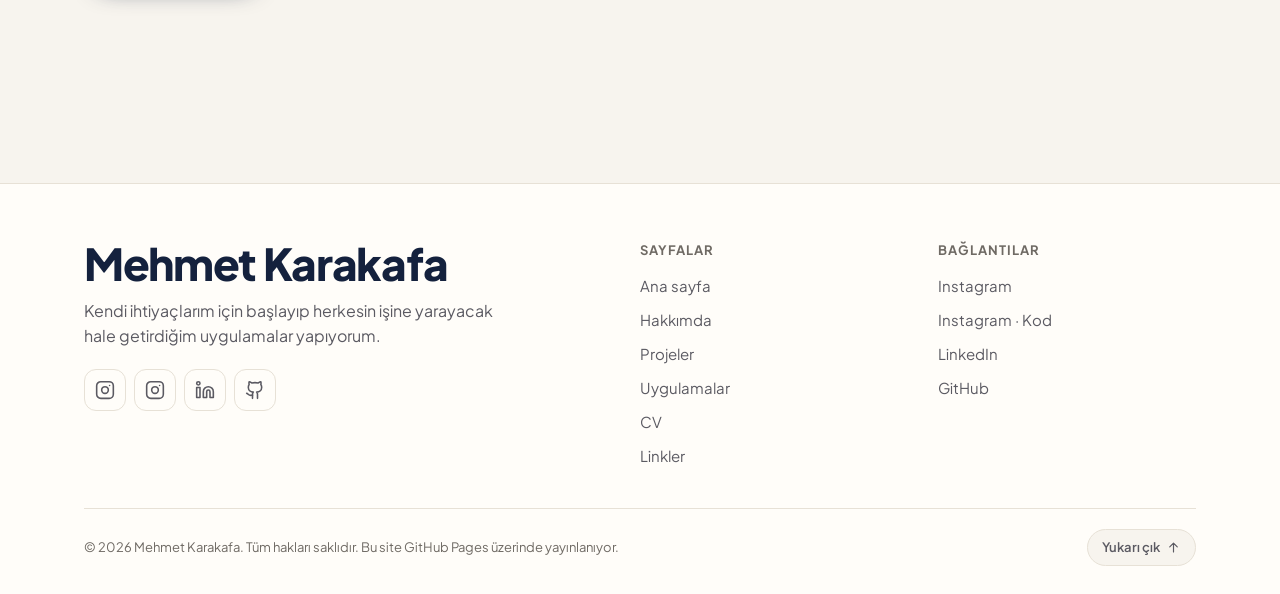
<file: uygulamalar/index.html>
<!doctype html>
<html lang="tr">
<head>
  <meta charset="utf-8">
  <meta name="viewport" content="width=device-width, initial-scale=1, viewport-fit=cover">
  <title>Uygulamalar — Mehmet Karakafa</title>
  <meta name="description" content="Mehmet Karakafa'nın geliştirdiği uygulamalar.">
  <meta name="theme-color" content="#F7F4EE">
  <link rel="canonical" href="https://mehmetkarakafa.github.io/uygulamalar/">
  <meta property="og:type" content="website">
  <meta property="og:site_name" content="Mehmet Karakafa">
  <meta property="og:title" content="Uygulamalar — Mehmet Karakafa">
  <meta property="og:description" content="Mehmet Karakafa'nın geliştirdiği uygulamalar.">
  <meta property="og:url" content="https://mehmetkarakafa.github.io/uygulamalar/">
  <meta property="og:image" content="https://mehmetkarakafa.github.io/og.png">
  <meta property="og:image:width" content="1200">
  <meta property="og:image:height" content="630">
  <meta name="twitter:card" content="summary_large_image">
  <link rel="icon" href="/favicon.svg" type="image/svg+xml">
  <link rel="apple-touch-icon" href="/apple-touch-icon.png">
  <link rel="preconnect" href="https://fonts.googleapis.com">
  <link rel="preconnect" href="https://fonts.gstatic.com" crossorigin>
  <link rel="stylesheet" href="https://fonts.googleapis.com/css2?family=Plus+Jakarta+Sans:wght@400;500;600;700;800&display=swap">
  <script type="module" crossorigin src="/assets/uygulamalar-CwQSJ45Y.js"></script>
  <link rel="modulepreload" crossorigin href="/assets/sayfa-DdOAA3Et.js">
  <link rel="modulepreload" crossorigin href="/assets/uygulamalar-BwveoPPx.js">
  <link rel="modulepreload" crossorigin href="/assets/kartlar-34nfH2D7.js">
  <link rel="stylesheet" crossorigin href="/assets/sayfa-CUidjHmq.css">
  <link rel="stylesheet" crossorigin href="/assets/sayfalar-DWtZcyil.css">
</head>
<body>
  <header class="ust" id="menu"></header>
  <main id="icerik"><noscript><p style="padding:40px;text-align:center">Bu site JavaScript ile çalışır. / This site needs JavaScript.</p></noscript></main>
  <footer class="alt" id="altbilgi"></footer>
</body>
</html>
</file>
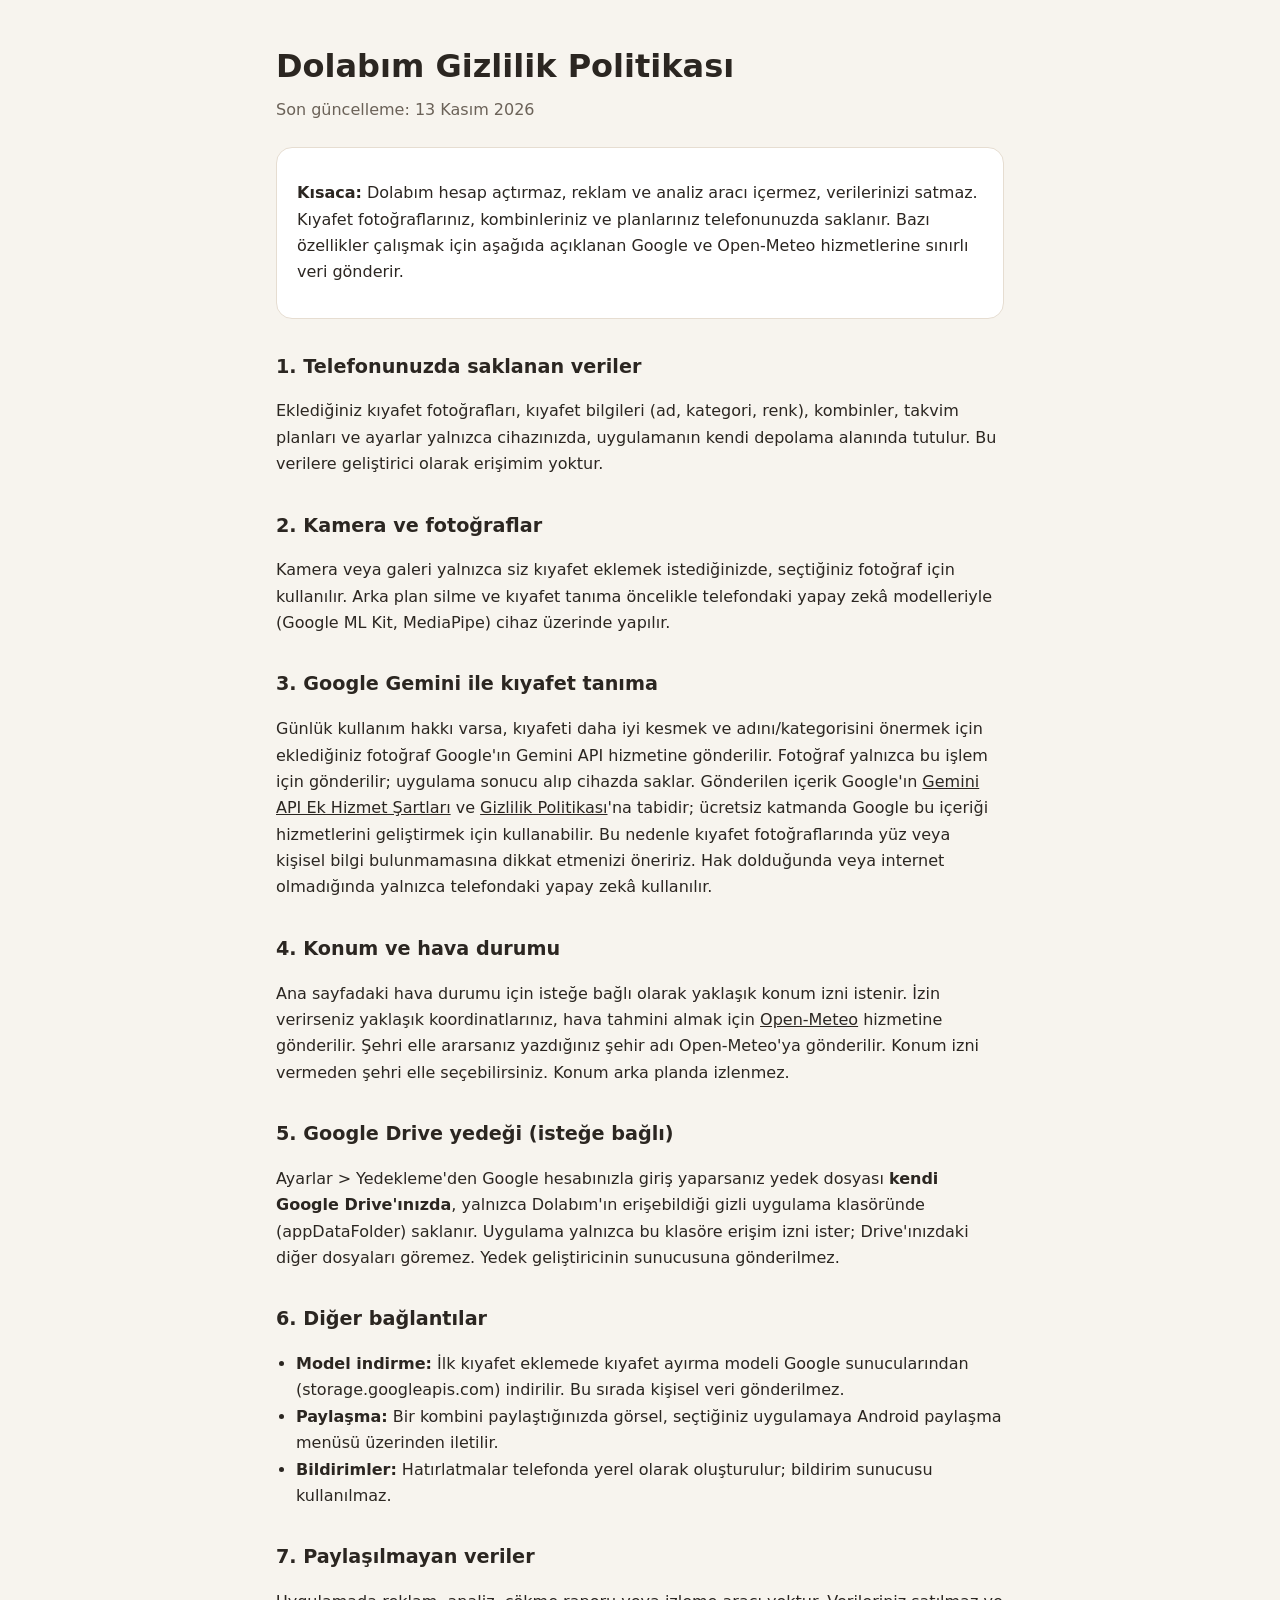
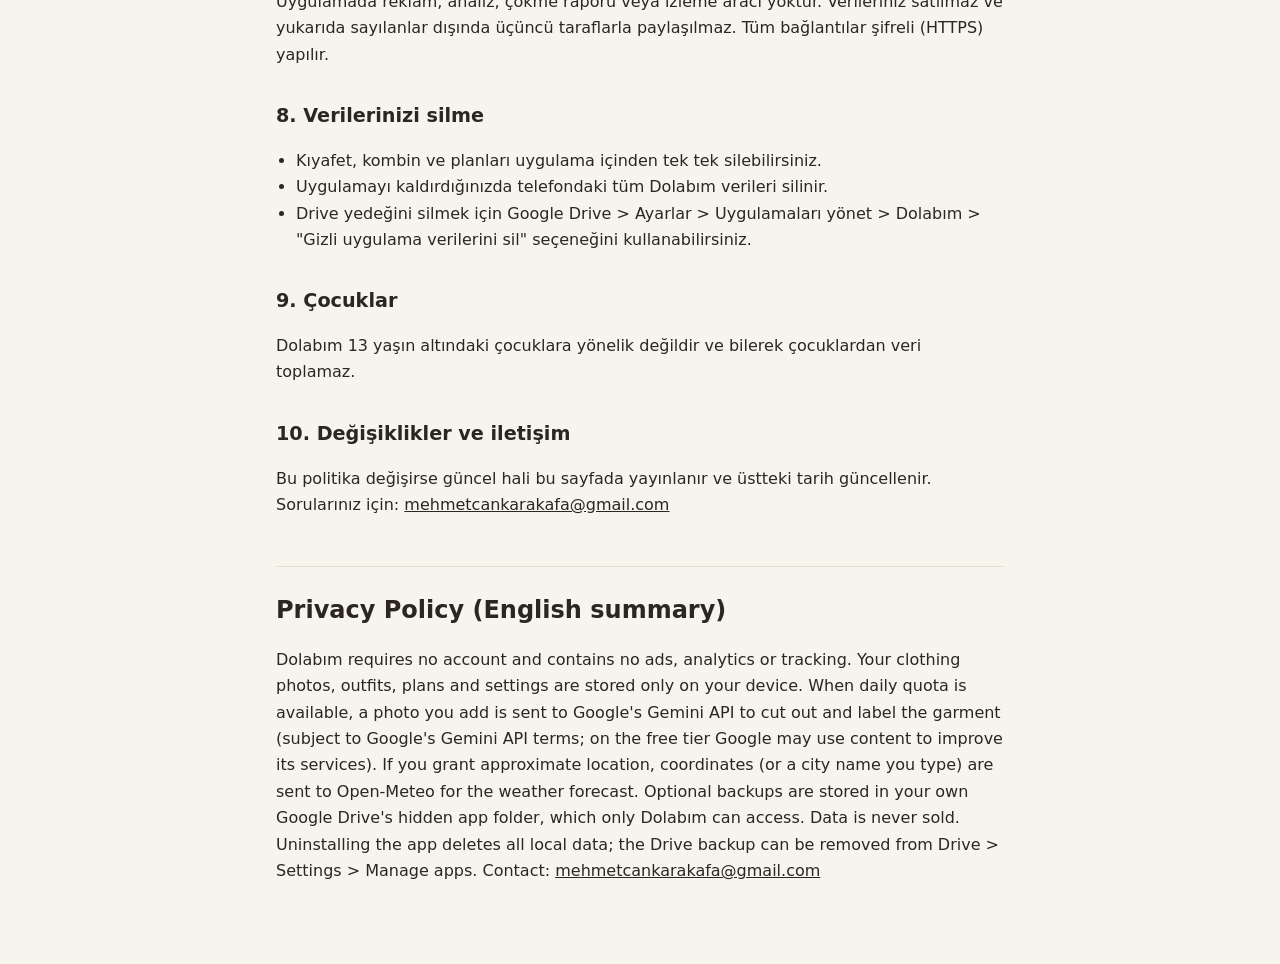
<file: dolabim/gizlilik/index.html>
<!doctype html>
<html lang="tr">
<head>
  <meta charset="utf-8">
  <meta name="viewport" content="width=device-width, initial-scale=1">
  <title>Dolabım Gizlilik Politikası</title>
  <meta name="description" content="Dolabım Android uygulamasının gizlilik politikası.">
  <link rel="canonical" href="https://mehmetkarakafa.github.io/dolabim/gizlilik/">
  <link rel="icon" href="/favicon.svg" type="image/svg+xml">
  <style>
    :root { --bg:#F7F4EE; --ink:#2B2621; --soft:#6B6258; --line:#E6DDD1; --card:#FFFFFF; }
    @media (prefers-color-scheme: dark) { :root { --bg:#1A1714; --ink:#F2EDE6; --soft:#B5ABA0; --line:#332D26; --card:#231F1B; } }
    * { box-sizing: border-box; }
    body { margin:0; background:var(--bg); color:var(--ink); font:16px/1.65 system-ui,-apple-system,"Segoe UI",Roboto,sans-serif; }
    main { max-width:760px; margin:0 auto; padding:40px 16px 64px; }
    h1 { font-size:2rem; margin:0 0 4px; }
    h2 { font-size:1.2rem; margin:32px 0 8px; }
    p, li { color:var(--ink); }
    .tarih { color:var(--soft); margin:0 0 24px; }
    .kutu { background:var(--card); border:1px solid var(--line); border-radius:16px; padding:16px 20px; }
    ul { padding-left:20px; }
    a { color:inherit; }
    hr { border:0; border-top:1px solid var(--line); margin:48px 0 24px; }
  </style>
</head>
<body>
<main>
  <h1>Dolabım Gizlilik Politikası</h1>
  <p class="tarih">Son güncelleme: 13 Kasım 2026</p>

  <div class="kutu">
    <p><strong>Kısaca:</strong> Dolabım hesap açtırmaz, reklam ve analiz aracı içermez, verilerinizi satmaz. Kıyafet fotoğraflarınız, kombinleriniz ve planlarınız telefonunuzda saklanır. Bazı özellikler çalışmak için aşağıda açıklanan Google ve Open-Meteo hizmetlerine sınırlı veri gönderir.</p>
  </div>

  <h2>1. Telefonunuzda saklanan veriler</h2>
  <p>Eklediğiniz kıyafet fotoğrafları, kıyafet bilgileri (ad, kategori, renk), kombinler, takvim planları ve ayarlar yalnızca cihazınızda, uygulamanın kendi depolama alanında tutulur. Bu verilere geliştirici olarak erişimim yoktur.</p>

  <h2>2. Kamera ve fotoğraflar</h2>
  <p>Kamera veya galeri yalnızca siz kıyafet eklemek istediğinizde, seçtiğiniz fotoğraf için kullanılır. Arka plan silme ve kıyafet tanıma öncelikle telefondaki yapay zekâ modelleriyle (Google ML Kit, MediaPipe) cihaz üzerinde yapılır.</p>

  <h2>3. Google Gemini ile kıyafet tanıma</h2>
  <p>Günlük kullanım hakkı varsa, kıyafeti daha iyi kesmek ve adını/kategorisini önermek için eklediğiniz fotoğraf Google'ın Gemini API hizmetine gönderilir. Fotoğraf yalnızca bu işlem için gönderilir; uygulama sonucu alıp cihazda saklar. Gönderilen içerik Google'ın <a href="https://ai.google.dev/gemini-api/terms">Gemini API Ek Hizmet Şartları</a> ve <a href="https://policies.google.com/privacy">Gizlilik Politikası</a>'na tabidir; ücretsiz katmanda Google bu içeriği hizmetlerini geliştirmek için kullanabilir. Bu nedenle kıyafet fotoğraflarında yüz veya kişisel bilgi bulunmamasına dikkat etmenizi öneririz. Hak dolduğunda veya internet olmadığında yalnızca telefondaki yapay zekâ kullanılır.</p>

  <h2>4. Konum ve hava durumu</h2>
  <p>Ana sayfadaki hava durumu için isteğe bağlı olarak yaklaşık konum izni istenir. İzin verirseniz yaklaşık koordinatlarınız, hava tahmini almak için <a href="https://open-meteo.com/">Open-Meteo</a> hizmetine gönderilir. Şehri elle ararsanız yazdığınız şehir adı Open-Meteo'ya gönderilir. Konum izni vermeden şehri elle seçebilirsiniz. Konum arka planda izlenmez.</p>

  <h2>5. Google Drive yedeği (isteğe bağlı)</h2>
  <p>Ayarlar &gt; Yedekleme'den Google hesabınızla giriş yaparsanız yedek dosyası <strong>kendi Google Drive'ınızda</strong>, yalnızca Dolabım'ın erişebildiği gizli uygulama klasöründe (appDataFolder) saklanır. Uygulama yalnızca bu klasöre erişim izni ister; Drive'ınızdaki diğer dosyaları göremez. Yedek geliştiricinin sunucusuna gönderilmez.</p>

  <h2>6. Diğer bağlantılar</h2>
  <ul>
    <li><strong>Model indirme:</strong> İlk kıyafet eklemede kıyafet ayırma modeli Google sunucularından (storage.googleapis.com) indirilir. Bu sırada kişisel veri gönderilmez.</li>
    <li><strong>Paylaşma:</strong> Bir kombini paylaştığınızda görsel, seçtiğiniz uygulamaya Android paylaşma menüsü üzerinden iletilir.</li>
    <li><strong>Bildirimler:</strong> Hatırlatmalar telefonda yerel olarak oluşturulur; bildirim sunucusu kullanılmaz.</li>
  </ul>

  <h2>7. Paylaşılmayan veriler</h2>
  <p>Uygulamada reklam, analiz, çökme raporu veya izleme aracı yoktur. Verileriniz satılmaz ve yukarıda sayılanlar dışında üçüncü taraflarla paylaşılmaz. Tüm bağlantılar şifreli (HTTPS) yapılır.</p>

  <h2>8. Verilerinizi silme</h2>
  <ul>
    <li>Kıyafet, kombin ve planları uygulama içinden tek tek silebilirsiniz.</li>
    <li>Uygulamayı kaldırdığınızda telefondaki tüm Dolabım verileri silinir.</li>
    <li>Drive yedeğini silmek için Google Drive &gt; Ayarlar &gt; Uygulamaları yönet &gt; Dolabım &gt; "Gizli uygulama verilerini sil" seçeneğini kullanabilirsiniz.</li>
  </ul>

  <h2>9. Çocuklar</h2>
  <p>Dolabım 13 yaşın altındaki çocuklara yönelik değildir ve bilerek çocuklardan veri toplamaz.</p>

  <h2>10. Değişiklikler ve iletişim</h2>
  <p>Bu politika değişirse güncel hali bu sayfada yayınlanır ve üstteki tarih güncellenir. Sorularınız için: <a href="mailto:mehmetcankarakafa@gmail.com">mehmetcankarakafa@gmail.com</a></p>

  <hr>

  <h1 lang="en" style="font-size:1.5rem">Privacy Policy (English summary)</h1>
  <div lang="en">
    <p>Dolabım requires no account and contains no ads, analytics or tracking. Your clothing photos, outfits, plans and settings are stored only on your device. When daily quota is available, a photo you add is sent to Google's Gemini API to cut out and label the garment (subject to Google's Gemini API terms; on the free tier Google may use content to improve its services). If you grant approximate location, coordinates (or a city name you type) are sent to Open-Meteo for the weather forecast. Optional backups are stored in your own Google Drive's hidden app folder, which only Dolabım can access. Data is never sold. Uninstalling the app deletes all local data; the Drive backup can be removed from Drive &gt; Settings &gt; Manage apps. Contact: <a href="mailto:mehmetcankarakafa@gmail.com">mehmetcankarakafa@gmail.com</a></p>
  </div>
</main>
</body>
</html>
</file>
<file: assets/sayfa-CUidjHmq.css>
:root{--zemin:#f7f4ee;--kart:#fffdf9;--yazi:#1b1b1f;--soluk:#5b5a62;--soluk2:#6f6a64;--cizgi:#e7e1d6;--cizgi2:#d6cdbe;--girdi:#8f8574;--vurgu:#14213d;--vurgu-koyu:#1e2f55;--vurgu-basili:#0c1527;--vurgu-acik:#e9ecf3;--ikincil:#2b3a55;--pirinc:#8a6a3b;--pirinc-koyu:#6f5530;--pirinc-acik:#f3ecdf;--pirinc-deko:#b08d57;--basari:#2f6b4f;--uyari:#8f5f0c;--hata:#9b2c2c;--p-lacivert:#e9ecf3;--p-kayrak:#e6ecf3;--p-yesil:#e7f0ea;--p-pirinc:#f3ecdf;--p-bordo:#f3e7e7;--golge:0 1px 2px #1418280d, 0 12px 32px -16px #14213d2e;--golge2:0 2px 6px #1418280f, 0 24px 48px -20px #14213d47;--r:18px;--yazi-tipi:"Plus Jakarta Sans", system-ui, -apple-system, "Segoe UI", Roboto, sans-serif;--lightningcss-light:initial;--lightningcss-dark: ;color-scheme:light}*{box-sizing:border-box}html{scroll-behavior:smooth;-webkit-text-size-adjust:100%}body{background:var(--zemin);color:var(--yazi);font:16px/1.6 var(--yazi-tipi);-webkit-font-smoothing:antialiased;flex-direction:column;min-height:100vh;margin:0;display:flex;position:relative}body:before{content:"";z-index:-1;pointer-events:none;background-image:radial-gradient(#14213d1a 1px,#0000 1.2px);background-size:26px 26px;height:1100px;position:absolute;top:0;bottom:auto;left:0;right:0;-webkit-mask-image:linear-gradient(#000,#0000 85%);mask-image:linear-gradient(#000,#0000 85%)}main{flex:1}a{color:inherit}img{max-width:100%;display:block}button,input,select{font:inherit;color:inherit}h1,h2,h3{letter-spacing:-.025em;margin:0;line-height:1.15}p{margin:0}.simge{fill:none;stroke:currentColor;stroke-width:1.9px;stroke-linecap:round;stroke-linejoin:round;flex:none;width:20px;height:20px}.kap{width:100%;max-width:1160px;margin:0 auto;padding:0 24px}.gizli{display:none!important}.ekran-okuyucu{clip:rect(0 0 0 0);white-space:nowrap;width:1px;height:1px;position:absolute;overflow:hidden}:focus-visible{outline:3px solid var(--pirinc);outline-offset:3px;border-radius:6px}::selection{background:var(--pirinc-acik)}.ust{z-index:20;padding:12px 0;transition:padding .25s;position:sticky;top:0}.ust-ic{border:1px solid #0000;border-radius:20px;align-items:center;gap:24px;max-width:1180px;height:62px;padding:0 10px 0 12px;transition:background .25s,border-color .25s,box-shadow .25s;display:flex}.ust.kaydi{padding:8px 0}.ust.kaydi .ust-ic,.ust.acik .ust-ic{border-color:var(--cizgi);-webkit-backdrop-filter:blur(16px)saturate(1.5);background:#fffdf9f0;box-shadow:0 10px 30px -16px #14213d40}.marka{letter-spacing:-.01em;align-items:center;gap:11px;font-weight:700;line-height:1.15;text-decoration:none;display:flex}.marka-foto{object-fit:cover;width:40px;height:40px;box-shadow:0 0 0 2px var(--kart), 0 0 0 3px var(--pirinc-deko);border-radius:13px}.marka-ad small{color:var(--soluk);letter-spacing:0;font-size:12px;font-weight:500;display:block}.marka-bas{width:38px;height:38px;color:var(--pirinc-acik);background:var(--vurgu);border-radius:12px;place-items:center;font-size:14px;font-weight:800;display:grid}.ust-nav{gap:4px;margin-left:auto;display:flex}.ust-nav a{color:var(--soluk);border-radius:999px;padding:8px 14px;font-size:15px;font-weight:500;text-decoration:none;transition:background .15s,color .15s}.ust-nav a:hover{color:var(--yazi);background:var(--pirinc-acik)}.ust-nav a.aktif{color:var(--vurgu);background:var(--vurgu-acik);font-weight:700}.ust-sag{align-items:center;gap:8px;display:flex}.dil-sec{background:var(--kart);border:1px solid var(--cizgi);border-radius:999px;padding:3px;display:inline-flex}.dil-sec button{color:var(--soluk2);cursor:pointer;background:0 0;border:0;border-radius:999px;padding:4px 10px;font-size:13px;font-weight:700}.dil-sec button.secili{background:var(--vurgu);color:var(--zemin)}.menu-dugme{border:1px solid var(--cizgi);background:var(--kart);cursor:pointer;border-radius:12px;place-items:center;width:42px;height:42px;display:none}.alt{background:var(--kart);border-top:1px solid var(--cizgi);margin-top:120px}.alt-ust{grid-template-columns:minmax(0,2fr) minmax(0,1fr) minmax(0,1fr);gap:40px;padding:56px 0 40px;display:grid}.alt-isim{letter-spacing:-.03em;color:var(--vurgu);font-size:clamp(28px,3.6vw,44px);font-weight:800;line-height:1.05}.alt-slogan{color:var(--soluk);max-width:420px;margin:12px 0 20px}.alt-sutun{flex-direction:column;gap:10px;font-size:15px;display:flex}.alt-sutun b{text-transform:uppercase;letter-spacing:.08em;color:var(--soluk2);margin-bottom:4px;font-size:13px}.alt-sutun a{color:var(--soluk);width:-moz-fit-content;width:fit-content;text-decoration:none}.alt-sutun a:hover{color:var(--pirinc-koyu)}.alt-alt{border-top:1px solid var(--cizgi);flex-wrap:wrap;justify-content:space-between;align-items:center;gap:16px;padding:20px 0 28px;display:flex}.alt-alt small{color:var(--soluk2);font-size:13px}.yukari{border:1px solid var(--cizgi);background:var(--zemin);color:var(--soluk);cursor:pointer;border-radius:999px;align-items:center;gap:6px;padding:7px 14px;font-size:13px;font-weight:600;display:inline-flex}.yukari .simge{width:15px;height:15px;transform:rotate(-90deg)}.yukari:hover{color:var(--yazi)}.alt-sosyal{gap:8px;display:flex}.sosyal{background:var(--kart);border:1px solid var(--cizgi);width:42px;height:42px;color:var(--soluk);border-radius:12px;place-items:center;transition:color .15s,transform .15s,border-color .15s;display:grid}.sosyal:hover{color:var(--pirinc-koyu);border-color:var(--pirinc-deko);transform:translateY(-2px)}.btn{border:1px solid var(--cizgi2);background:var(--kart);color:var(--yazi);cursor:pointer;border-radius:999px;align-items:center;gap:8px;padding:13px 22px;font-size:15px;font-weight:600;text-decoration:none;transition:transform .15s,box-shadow .15s,background .15s,border-color .15s;display:inline-flex}.btn:hover{box-shadow:var(--golge);border-color:var(--girdi);transform:translateY(-2px)}.btn:active{transform:none}.btn.ana{border-color:var(--vurgu);color:#fff;background:var(--vurgu);box-shadow:0 10px 24px -14px #14213dcc}.btn.ana:hover{background:var(--vurgu-koyu);border-color:var(--vurgu-koyu)}.btn.ana:active{background:var(--vurgu-basili);border-color:var(--vurgu-basili)}.btn.kucuk{padding:8px 14px;font-size:14px}.btn.buyuk{padding:15px 26px;font-size:16px}.btn.beyaz{background:var(--zemin);color:var(--vurgu);border-color:#0000}.btn.beyaz:hover{background:#fff}.btn.cam{color:var(--zemin);background:0 0;border-color:#f7f4ee4d}.btn.cam:hover{border-color:var(--pirinc-deko);background:#f7f4ee14}.sosyal.koyu{color:#d9d3c7;background:0 0;border-color:#f7f4ee38}.sosyal.koyu:hover{color:#fff;border-color:var(--pirinc-deko)}.btn .simge{width:18px;height:18px}.rozet{background:var(--pirinc-acik);color:var(--pirinc-koyu);border-radius:999px;align-items:center;gap:6px;padding:5px 12px;font-size:13px;font-weight:600;display:inline-flex}.rozet .simge{width:15px;height:15px}.rozet.koyu{background:var(--vurgu);color:var(--zemin)}.cip{background:var(--kart);border:1px solid var(--cizgi);color:var(--soluk);border-radius:999px;align-items:center;padding:4px 11px;font-size:13px;font-weight:500;display:inline-flex}.cipler{flex-wrap:wrap;gap:6px;display:flex}.baglanti{color:var(--pirinc);align-items:center;gap:6px;font-weight:600;text-decoration:none;display:inline-flex}.baglanti:hover{color:var(--pirinc-koyu);gap:10px}.baglanti .simge{width:18px;height:18px;transition:transform .15s}.kart{background:var(--kart);border:1px solid var(--cizgi);border-radius:var(--r);box-shadow:var(--golge);position:relative}[data-egim]{transform:perspective(1000px) rotateX(var(--rx,0deg)) rotateY(var(--ry,0deg));transform-style:preserve-3d;will-change:transform;transition:transform .5s cubic-bezier(.2,.8,.2,1),box-shadow .3s}[data-egim].egiliyor{box-shadow:var(--golge2);transition:transform 80ms linear,box-shadow .3s}[data-egim]:after{content:"";border-radius:inherit;pointer-events:none;opacity:0;background:radial-gradient(420px circle at var(--px,50%) var(--py,50%), #fffdf973, transparent 45%);mix-blend-mode:soft-light;transition:opacity .3s;position:absolute;top:0;bottom:0;left:0;right:0}[data-egim].egiliyor:after{opacity:1}.derin{transform:translateZ(28px)}.bolum{padding-top:96px}.bolum-bas{flex-wrap:wrap;justify-content:space-between;align-items:flex-end;gap:16px;margin-bottom:28px;display:flex}.bolum-bas h2{font-size:clamp(28px,3.4vw,40px);font-weight:800}.bolum-bas p{color:var(--soluk);max-width:560px;margin-top:8px}.ust-etiket{letter-spacing:.1em;text-transform:uppercase;color:var(--pirinc);align-items:center;gap:10px;margin-bottom:12px;font-size:13px;font-weight:700;display:inline-flex}.ust-etiket b{border:1px solid var(--pirinc-deko);min-width:30px;height:24px;color:var(--pirinc);letter-spacing:0;border-radius:7px;place-items:center;padding:0 6px;font-size:12px;display:inline-grid}.ust-etiket.acik{color:#c9a66b}.sayfa-bas{padding:72px 0 8px;position:relative;overflow:hidden}.sayfa-bas h1{font-size:clamp(40px,6vw,68px);font-weight:800}.sayfa-bas p{color:var(--soluk);max-width:640px;margin-top:14px;font-size:18px}.sayfa-bas .suslar{pointer-events:none;perspective:700px;width:260px;height:200px;position:absolute;top:40px;right:4%}.sus{border-radius:28px;animation:9s ease-in-out infinite suzul;position:absolute;box-shadow:inset -10px -14px 24px #fffdf980,0 20px 40px -18px #14213d4d}.sus.s1{background:var(--vurgu);width:110px;height:110px;top:10px;right:20px;transform:rotateX(18deg)rotateY(-24deg)rotate(12deg)}.sus.s2{background:var(--pirinc-deko);border-radius:50%;width:70px;height:70px;animation-delay:-3s;top:90px;right:150px}.sus.s3{background:#e4dccd;border-radius:16px;width:54px;height:54px;animation-delay:-6s;top:140px;right:60px;transform:rotate(28deg)}@keyframes suzul{0%,to{translate:0}50%{translate:0 -14px}}.belir{opacity:0;transition:opacity .6s,transform .6s cubic-bezier(.2,.8,.2,1);transform:translateY(18px)}.belir.gorundu{opacity:1;transform:none}.yukleniyor,.bos{color:var(--soluk);text-align:center;padding:48px 0}@media (max-width:860px){.kap{padding:0 18px}.ust{padding:8px 0}.ust-ic{gap:12px;width:auto;height:58px;margin:0 10px}.marka-ad small{display:none}.alt-ust{grid-template-columns:1fr 1fr;gap:28px;padding-top:40px}.alt-marka{grid-column:1/-1}.menu-dugme{display:grid}.ust-nav{background:var(--kart);border:1px solid var(--cizgi);box-shadow:var(--golge2);border-radius:18px;flex-direction:column;gap:2px;padding:8px;display:none;position:absolute;top:70px;left:10px;right:10px}.ust.acik .ust-nav{display:flex}.ust-nav a{border-radius:12px;padding:12px 14px;font-size:16px}.ust-sag{margin-left:auto}.bolum{padding-top:72px}.sayfa-bas{padding-top:44px}.sayfa-bas .suslar{display:none}.alt{margin-top:88px}}@media (prefers-reduced-motion:reduce){*,:before,:after{scroll-behavior:auto!important;transition:none!important;animation:none!important}.belir{opacity:1;transform:none}}.qr-pencere{background:0 0;border:0;max-width:calc(100vw - 32px);padding:0}.qr-pencere::backdrop{-webkit-backdrop-filter:blur(4px);backdrop-filter:blur(4px);background:#0c15278c}.qr-ic{background:var(--kart);border:1px solid var(--cizgi);text-align:center;width:340px;max-width:100%;box-shadow:var(--golge2);border-radius:24px;flex-direction:column;align-items:center;gap:6px;padding:32px 28px 24px;display:flex;position:relative}.qr-ic img{border:1px solid var(--cizgi);width:240px;height:240px;image-rendering:pixelated;border-radius:14px;margin-bottom:12px}.qr-ic b{font-size:18px}.qr-ic small{color:var(--pirinc);font-weight:600}.qr-ic p{color:var(--soluk);margin:8px 0 14px;font-size:14px}.qr-kapat{border:1px solid var(--cizgi);background:var(--kart);cursor:pointer;width:36px;height:36px;color:var(--soluk);border-radius:50%;place-items:center;display:grid;position:absolute;top:12px;right:12px}.qr-kapat:hover{color:var(--yazi);border-color:var(--cizgi2)}
</file>
<file: assets/sayfalar-DWtZcyil.css>
.r-lila{--p:var(--p-lacivert);--pk:#14213d}.r-mavi{--p:var(--p-kayrak);--pk:#2b4a6f}.r-nane{--p:var(--p-yesil);--pk:#2f6b4f}.r-seftali{--p:var(--p-pirinc);--pk:#7a5b2e}.r-pembe{--p:var(--p-bordo);--pk:#7a2e3a}.r-sari{--p:var(--p-pirinc);--pk:#7a5b2e}.r-lila-rozet{background:var(--p-lacivert);color:#14213d}.r-nane-rozet{background:var(--p-yesil);color:#2f6b4f}.r-seftali-rozet{background:var(--p-pirinc);color:#7a5b2e}.hero{position:relative;overflow:hidden}.hero:before{content:none}.hero-ic{grid-template-columns:minmax(0,1fr) minmax(0,1.1fr);align-items:center;gap:24px;min-height:calc(100svh - 70px);padding-top:24px;padding-bottom:48px;display:grid}.hero-yazi{z-index:2;position:relative}.hero h1{margin:18px 0 20px;font-size:clamp(44px,5.6vw,76px);font-weight:800;line-height:1.02}.hero h1 .vurgulu{color:var(--pirinc)}.hero-slogan{color:var(--soluk);max-width:520px;font-size:clamp(17px,1.6vw,20px)}.hero-dugmeler{flex-wrap:wrap;gap:12px;margin-top:32px;display:flex}.sayaclar{flex-wrap:wrap;gap:32px;margin-top:44px;display:flex}.sayac b{letter-spacing:-.03em;font-size:32px;font-weight:800;line-height:1;display:block}.sayac span{color:var(--soluk);font-size:14px}.kaydir-ipucu{border:2px solid var(--cizgi2);border-radius:14px;width:26px;height:42px;position:absolute;bottom:20px;left:50%;translate:-50%}.kaydir-ipucu:after{content:"";background:var(--soluk2);border-radius:2px;width:4px;height:8px;margin-left:-2px;animation:1.8s ease-in-out infinite kaydir;position:absolute;top:8px;left:50%}@keyframes kaydir{0%{opacity:0;transform:translateY(0)}40%{opacity:1}to{opacity:0;transform:translateY(12px)}}.sahne{touch-action:pan-y;border-radius:24px;width:100%;height:min(640px,78svh);position:relative}.sahne:focus-visible{outline:2px solid var(--pirinc);outline-offset:6px}.sahne canvas{opacity:0;transition:opacity .9s;position:absolute;top:0;bottom:0;left:0;right:0;width:100%!important;height:100%!important}.sahne.hazir canvas{opacity:1}.sahne-yedek{perspective:900px;transition:opacity .9s;position:absolute;top:0;bottom:0;left:0;right:0}.sahne.hazir .sahne-yedek{opacity:0}.sahne.durgun{cursor:default}.y{animation:8s ease-in-out infinite suzul;display:block;position:absolute;box-shadow:inset -14px -18px 30px #fffdf973,0 30px 60px -24px #14213d59}.y1{aspect-ratio:1;background:#eee8dd;border-radius:22%;width:38%;top:26%;left:42%;transform:rotateX(16deg)rotateY(-28deg)rotate(14deg)}.y2{aspect-ratio:1;background:radial-gradient(circle, transparent 34%, var(--pirinc-deko) 35%, var(--pirinc-deko) 70%, transparent 71%);width:26%;box-shadow:none;border-radius:50%;animation-delay:-2s;top:8%;left:10%;transform:rotateX(55deg)rotate(-20deg)}.y3{aspect-ratio:1;background:var(--vurgu);border-radius:50%;width:20%;animation-delay:-4s;top:62%;left:18%}.y4{aspect-ratio:1;background:var(--pirinc-deko);border-radius:18%;width:12%;animation-delay:-1s;top:70%;left:80%;transform:rotate(38deg)}.y5{aspect-ratio:1;background:var(--ikincil);border-radius:50%;width:7%;animation-delay:-5s;top:10%;left:50%}.y6{aspect-ratio:.45;background:#d8cfc0;border-radius:999px;width:9%;animation-delay:-3s;top:18%;left:84%;transform:rotate(-30deg)}.izgara{grid-template-columns:repeat(auto-fill,minmax(320px,1fr));gap:20px;display:grid}.izgara.uc{grid-template-columns:repeat(3,minmax(0,1fr))}.proje{flex-direction:column;gap:14px;padding:22px;display:flex}.proje-ust{justify-content:space-between;align-items:center;gap:10px;display:flex}.proje-ikon{background:var(--pirinc-acik);width:46px;height:46px;color:var(--pirinc-koyu);border-radius:14px;place-items:center;display:grid}.proje-rozetler{flex-wrap:wrap;justify-content:flex-end;gap:6px;display:flex}.proje-ad{word-break:break-word;font-size:20px;font-weight:700}.proje-aciklama{color:var(--soluk);flex:1;font-size:15px}.dil-cubuk{background:var(--cizgi);border-radius:99px;gap:2px;height:8px;display:flex;overflow:hidden}.dil-cubuk span{filter:saturate(.55)brightness(.95);min-width:3px;height:100%;display:block}.dil-lejant i{filter:saturate(.55)brightness(.95)}.dil-lejant{color:var(--soluk);flex-wrap:wrap;gap:4px 14px;margin-top:8px;font-size:13px;display:flex}.dil-lejant span{align-items:center;gap:6px;display:inline-flex}.dil-lejant i{border-radius:50%;width:9px;height:9px}.dil-lejant small{color:var(--soluk2)}.proje-alt{border-top:1px solid var(--cizgi);color:var(--soluk);flex-wrap:wrap;justify-content:space-between;align-items:center;gap:10px;padding-top:14px;font-size:13.5px;display:flex}.proje-zaman,.yildiz,.kod-gizli{align-items:center;gap:6px;display:inline-flex}.proje-zaman .simge,.yildiz .simge,.kod-gizli .simge{width:16px;height:16px}.proje-linkler{flex-wrap:wrap;align-items:center;gap:8px;display:inline-flex}.kod-gizli{color:var(--soluk);font-weight:600}.gizli-proje{background:#fbf8f2;overflow:hidden}.gizli-proje:before{content:"";pointer-events:none;background:repeating-linear-gradient(-45deg,#14213d0b 0 8px,#0000 8px 16px);border-radius:40px;width:150px;height:150px;position:absolute;top:-24px;right:-24px;transform:rotate(18deg)}.gizli-proje .proje-ikon{background:var(--vurgu);color:var(--pirinc-acik)}.uyg-kart{color:inherit;flex-direction:column;text-decoration:none;display:flex;overflow:hidden}.uyg-kart-gorsel{aspect-ratio:16/10;background:var(--p);padding:22px 22px 0;overflow:hidden}.uyg-kart-gorsel img{object-fit:cover;object-position:top left;border-radius:12px 12px 0 0;width:100%;height:100%;transition:transform .5s cubic-bezier(.2,.8,.2,1);box-shadow:0 -2px 20px -6px #14213d40}.uyg-kart:hover .uyg-kart-gorsel img{transform:translateY(-6px)scale(1.02)}.uyg-kart-yazi{flex-direction:column;align-items:flex-start;gap:10px;padding:20px 22px 22px;display:flex}.uyg-kart-yazi h3{font-size:22px;font-weight:700}.uyg-kart-yazi p{color:var(--soluk);font-size:15px}.iletisim-kart{text-align:center;padding:clamp(32px,6vw,64px);overflow:hidden}.suzgec{background:var(--kart);border:1px solid var(--cizgi);box-shadow:var(--golge);border-radius:18px;flex-wrap:wrap;align-items:center;gap:10px;margin:32px 0 20px;padding:12px;display:flex}.secim{background:var(--zemin);border-radius:12px;gap:2px;padding:4px;display:inline-flex}.secim button{white-space:nowrap;color:var(--soluk);cursor:pointer;background:0 0;border:0;border-radius:9px;align-items:center;gap:6px;padding:7px 14px;font-size:14px;font-weight:600;display:inline-flex}.secim button .simge{width:16px;height:16px}.secim button.secili{background:var(--kart);color:var(--vurgu);box-shadow:0 1px 3px #14213d24}.suzgec select,.suzgec input{border:1px solid var(--girdi);background:var(--kart);border-radius:12px;padding:9px 12px;font-size:14px}.suzgec .ara{flex:1;min-width:200px;position:relative}.suzgec .ara input{width:100%;padding-left:38px}.suzgec .ara .simge{width:18px;height:18px;color:var(--soluk2);position:absolute;top:50%;left:12px;translate:0 -50%}.suzgec input:focus,.suzgec select:focus{border-color:var(--pirinc);box-shadow:0 0 0 4px var(--pirinc-acik);outline:none}.sonuc-sayisi{color:var(--soluk);margin:0 4px 14px;font-size:14px}.uyg-blok{border-bottom:1px solid var(--cizgi);grid-template-columns:minmax(0,1.15fr) minmax(0,1fr);align-items:center;gap:clamp(28px,5vw,72px);padding:72px 0;scroll-margin-top:80px;display:grid}.uyg-blok:last-child{border-bottom:0}.uyg-blok.ters .uyg-gorsel{order:2}.uyg-gorsel{perspective:1400px;padding:24px;position:relative}.uyg-gorsel:before{content:"";background:var(--p);z-index:-1;border-radius:40px;position:absolute;top:8%;bottom:8%;left:4%;right:4%;transform:rotate(-3deg)}.cihaz{background:var(--kart);box-shadow:var(--golge2);--rx:6deg;--ry:-10deg;border-radius:18px;padding:10px;position:relative}.uyg-blok.ters .cihaz{--ry:10deg}.cihaz.egiliyor{--rx:0deg}.cihaz .cubuk{gap:6px;padding:4px 6px 10px;display:flex}.cihaz .cubuk i{background:var(--cizgi2);border-radius:50%;width:10px;height:10px}.cihaz img{border:1px solid var(--cizgi);aspect-ratio:16/10;object-fit:cover;object-position:top left;background:var(--zemin);border-radius:10px;width:100%}.cihaz .ikinci{background:var(--kart);width:46%;box-shadow:var(--golge2);border-radius:14px;padding:6px;position:absolute;bottom:-12%;right:-6%;transform:translateZ(60px)}.cihaz .ikinci img{aspect-ratio:4/3}.gorsel-yok{aspect-ratio:16/10;color:var(--pk);background:var(--p);border-radius:10px;place-items:center;font-size:28px;font-weight:800;display:grid}.uyg-yazi h2{margin:14px 0 12px;font-size:clamp(32px,4vw,48px);font-weight:800}.uyg-yazi>p{color:var(--soluk);font-size:18px}.uyg-yazi h3{text-transform:uppercase;letter-spacing:.08em;color:var(--soluk2);margin:28px 0 12px;font-size:14px}.ozellik-liste{gap:10px;margin:0;padding:0;list-style:none;display:grid}.ozellik-liste li{align-items:flex-start;gap:10px;display:flex}.ozellik-liste li .simge{background:var(--p);width:22px;height:22px;color:var(--pk);border-radius:7px;margin-top:1px;padding:3px}.uyg-yazi .dugmeler{flex-wrap:wrap;gap:10px;margin-top:28px;display:flex}.hakkimda-izgara{grid-template-columns:340px minmax(0,1fr);align-items:start;gap:40px;margin-top:40px;display:grid}.profil-kart{text-align:center;padding:28px;position:sticky;top:96px}.avatar{width:160px;height:160px;color:var(--pirinc-acik);background:var(--vurgu);border-radius:44px;place-items:center;margin:0 auto 18px;font-size:52px;font-weight:800;display:grid;overflow:hidden;transform:rotate(-4deg);box-shadow:0 24px 40px -20px #14213db3}.avatar img{object-fit:cover;width:100%;height:100%}.profil-kart h2{font-size:24px;font-weight:800}.profil-kart .unvan{color:var(--soluk);margin-top:4px}.profil-kart .konum{color:var(--soluk);align-items:center;gap:6px;margin-top:10px;font-size:14px;display:inline-flex}.profil-kart .konum .simge{width:16px;height:16px}.profil-kart .alt-sosyal{justify-content:center;margin-top:20px}.profil-kart .btn{margin-top:18px}.metin p{color:#2e2d33;margin-bottom:18px;font-size:18px}.alt-bolum{margin-top:48px}.alt-bolum>h2{margin-bottom:18px;font-size:24px;font-weight:800}.beceri-gruplar{grid-template-columns:repeat(auto-fill,minmax(220px,1fr));gap:14px;display:grid}.beceri-grup{padding:18px}.beceri-grup h3{margin-bottom:12px;font-size:15px;font-weight:700}.zaman{gap:18px;padding-left:28px;display:grid;position:relative}.zaman:before{content:"";background:var(--pirinc-deko);border-radius:2px;width:2px;position:absolute;top:6px;bottom:6px;left:8px}.zaman-oge{padding:18px 20px;position:relative}.zaman-oge:before{content:"";background:var(--kart);border:3px solid var(--pirinc-deko);border-radius:50%;width:14px;height:14px;position:absolute;top:24px;left:-26px}.zaman-oge .tarih{color:var(--pirinc);font-size:13px;font-weight:700}.zaman-oge h3{margin:4px 0;font-size:17px;font-weight:700}.zaman-oge p{color:var(--soluk);font-size:15px}.bulunamadi{text-align:center;padding:120px 0 40px}.bulunamadi .kod{color:var(--vurgu);font-size:clamp(90px,18vw,180px);font-weight:800;line-height:1}.bulunamadi h1{margin:12px 0;font-size:32px}.bulunamadi p{color:var(--soluk);margin-bottom:28px}@media (max-width:960px){.izgara.uc{grid-template-columns:repeat(2,minmax(0,1fr))}.hakkimda-izgara{grid-template-columns:1fr}.profil-kart{position:static}}@media (max-width:860px){.hero-ic{grid-template-columns:1fr;gap:0;min-height:0;padding-top:8px}.sahne{order:-1;width:calc(100% + 36px);height:46svh;min-height:300px;margin:0 -18px}.hero h1{margin-top:12px}.sayaclar{gap:24px;margin-top:32px}.kaydir-ipucu{display:none}.izgara,.izgara.uc{grid-template-columns:1fr}.uyg-blok,.uyg-blok.ters{grid-template-columns:1fr;padding:48px 0}.uyg-blok.ters .uyg-gorsel{order:0}.uyg-gorsel{padding:12px 4px 28px}.cihaz .ikinci{right:-2%}.suzgec{flex-direction:column;align-items:stretch}.suzgec .secim{justify-content:stretch}.suzgec .secim button{flex:1;justify-content:center}}.durum-cipi{background:var(--kart);border:1px solid var(--cizgi);color:var(--basari);box-shadow:var(--golge);border-radius:999px;align-items:center;gap:9px;padding:7px 14px 7px 12px;font-size:13.5px;font-weight:600;display:inline-flex}.durum-cipi i{background:#3e8e63;border-radius:50%;width:8px;height:8px;animation:2s infinite nabiz}@keyframes nabiz{0%{box-shadow:0 0 #3e8e6373}70%{box-shadow:0 0 0 8px #3e8e6300}to{box-shadow:0 0 #3e8e6300}}.hero h1{margin-top:22px}.hero-unvan{color:var(--yazi);margin-bottom:10px;font-size:clamp(18px,1.8vw,22px);font-weight:700}.btn.buyuk .simge{width:19px;height:19px}.sahne-alan{position:relative}.yuzen-cip{z-index:3;border:1px solid var(--cizgi);-webkit-backdrop-filter:blur(10px);pointer-events:none;white-space:nowrap;background:#fffdf9e6;border-radius:14px;align-items:center;gap:8px;padding:9px 14px;font-size:13.5px;font-weight:600;animation:7s ease-in-out infinite suzul;display:inline-flex;position:absolute;box-shadow:0 14px 30px -16px #14213d66}.yuzen-cip .simge{width:17px;height:17px;color:var(--pirinc)}.yuzen-cip.c1{top:14%;left:2%}.yuzen-cip.c2{animation-delay:-2.5s;top:6%;right:4%}.yuzen-cip.c3{animation-delay:-5s;bottom:10%;right:8%}.sahne-yedek.fotolu .y1{width:18%;top:18%;left:74%}.sahne-yedek.fotolu .y3{width:14%;top:70%;left:16%}.sahne-yedek.fotolu .y2{width:20%;top:10%;left:6%}.yedek-kart{aspect-ratio:4/5;background:var(--kart);border-radius:22px;width:min(48%,300px);padding:8px;position:absolute;top:50%;left:50%;transform:perspective(1100px)rotateY(-14deg)rotateX(6deg);box-shadow:0 40px 70px -30px #14213d80,0 2px 6px #1418280f}.yedek-kart img{object-fit:cover;border-radius:15px;width:100%;height:100%}.serit{padding:30px 0 8px}.serit-baslik{text-align:center;letter-spacing:.1em;text-transform:uppercase;color:var(--soluk2);margin-bottom:16px;font-size:13px;font-weight:700}.serit-kayan{overflow:hidden;-webkit-mask-image:linear-gradient(90deg,#0000,#000 12% 88%,#0000);mask-image:linear-gradient(90deg,#0000,#000 12% 88%,#0000)}.serit-ic{width:max-content;animation:38s linear infinite serit;display:flex}.serit-kayan:hover .serit-ic{animation-play-state:paused}.serit-parca{gap:12px;padding-right:12px;display:flex}.serit-parca span{background:var(--kart);border:1px solid var(--cizgi);color:#2e2d33;white-space:nowrap;border-radius:14px;align-items:center;gap:9px;padding:10px 18px;font-size:15px;font-weight:600;display:inline-flex}.serit-parca i{background:var(--pirinc-deko);border-radius:2px;width:7px;height:7px;transform:rotate(45deg)}@keyframes serit{to{transform:translate(-50%)}}.hizmet{flex-direction:column;gap:12px;padding:28px;display:flex;overflow:hidden}.hizmet:before{content:"";background:var(--pirinc-deko);opacity:.7;z-index:0;height:2px;position:absolute;top:0;left:28px;right:28px}.hizmet>*{position:relative}.hizmet>.hizmet-no{color:var(--pirinc);font-size:13px;font-weight:700;position:absolute;top:22px;right:24px}.hizmet-ikon{background:var(--vurgu);width:58px;height:58px;color:var(--pirinc-acik);border-radius:16px;place-items:center;margin-bottom:8px;display:grid;box-shadow:0 12px 26px -14px #14213d99}.hizmet h3{font-size:21px;font-weight:700}.hizmet p{color:var(--soluk);font-size:15.5px}.one-izgara.dortlu>.proje:first-child,.one-izgara.dortlu>.proje:nth-child(4){grid-column:span 2}.one-izgara.dortlu>.proje:first-child .proje-ad,.one-izgara.dortlu>.proje:nth-child(4) .proje-ad{font-size:24px}.tanitim{grid-template-columns:minmax(0,.8fr) minmax(0,1.2fr);align-items:center;gap:clamp(28px,5vw,64px);padding:clamp(24px,4vw,48px);display:grid;overflow:hidden}.tanitim-foto{aspect-ratio:1;--rx:4deg;--ry:8deg;border-radius:28px;overflow:hidden;box-shadow:0 30px 60px -28px #14213d8c}.tanitim-foto img{object-fit:cover;width:100%;height:100%}.tanitim-yazi h2{margin-bottom:16px;font-size:clamp(28px,3.4vw,40px);font-weight:800}.alinti{color:#2e2d33;border-left:2px solid var(--pirinc-deko);margin-bottom:20px;padding-left:20px;font-size:clamp(17px,1.6vw,20px)}.tanitim-yazi .cipler{margin-bottom:24px}.iletisim-kart{text-align:center;color:var(--zemin);background:var(--vurgu);border:1px solid #22335a;border-radius:28px;padding:clamp(36px,7vw,80px);position:relative;overflow:hidden;box-shadow:0 40px 80px -44px #0c1527cc}.iletisim-isik{background:var(--pirinc-deko);pointer-events:none;width:120px;height:2px;position:absolute;top:0;left:50%;translate:-50%}.iletisim-kart>*{position:relative}.iletisim-kart>.iletisim-isik{position:absolute}.iletisim-kart h2{max-width:780px;margin:0 auto;font-size:clamp(32px,5vw,60px);font-weight:800}.iletisim-kart p{color:#c9cbd3;max-width:540px;margin:16px auto 32px;font-size:18px}.iletisim-kart .dugmeler{flex-wrap:wrap;justify-content:center;gap:12px;display:flex}.iletisim-kart .alt-sosyal{justify-content:center;margin-top:28px}.profil-foto{aspect-ratio:4/5;border-radius:22px;margin-bottom:20px;position:relative;overflow:hidden;box-shadow:0 24px 50px -24px #14213d80}.profil-foto img{object-fit:cover;width:100%;height:100%}.profil-foto .durum-cipi{position:absolute;bottom:12px;left:12px}@media (max-width:960px){.tanitim{grid-template-columns:1fr}.tanitim-foto{max-width:320px}}@media (max-width:860px){.one-izgara.dortlu>.proje:first-child,.one-izgara.dortlu>.proje:nth-child(4){grid-column:auto}.sahne-alan{order:-1;margin:0 -18px}.sahne-alan .sahne{width:100%;margin:0}.yuzen-cip{padding:7px 11px;font-size:12.5px}.yuzen-cip.c3{display:none}.iletisim-kart{border-radius:26px}}.ipucu-cip{z-index:3;color:var(--soluk);border:1px solid var(--cizgi);box-shadow:var(--golge);pointer-events:none;white-space:nowrap;opacity:0;background:#fffdf9eb;border-radius:999px;align-items:center;gap:8px;padding:8px 14px;font-size:13px;font-weight:600;transition:opacity .6s .8s;display:inline-flex;position:absolute;bottom:2%;left:50%;translate:-50%}.ipucu-cip .simge{width:16px;height:16px;color:var(--pirinc)}.sahne.hazir~.ipucu-cip{opacity:1}.sahne.etkilesildi~.ipucu-cip{opacity:0;transition-delay:0s}.sahne.durgun~.ipucu-cip{display:none}@media (max-width:860px){.ipucu-cip{font-size:12px;bottom:0}}.ist-alan{margin-top:36px}.istatistik{gap:28px;padding:clamp(20px,3vw,32px);display:grid}.ist-kutular{grid-template-columns:repeat(auto-fit,minmax(150px,1fr));gap:12px;display:grid}.ist-kutu{background:var(--zemin);border:1px solid var(--cizgi);border-radius:14px;grid-template-rows:auto auto;grid-template-columns:auto 1fr;align-items:center;column-gap:12px;padding:14px 16px;display:grid}.ist-ikon{background:var(--vurgu);color:#c9a66b;border-radius:12px;grid-row:span 2;place-items:center;width:40px;height:40px;display:grid}.ist-ikon .simge{width:19px;height:19px}.ist-kutu b{letter-spacing:-.03em;font-size:24px;font-weight:800;line-height:1.1}.ist-kutu>span:last-child{color:var(--soluk);font-size:13px}.ist-baslik{flex-wrap:wrap;justify-content:space-between;align-items:center;gap:12px;margin-bottom:14px;display:flex}.istatistik h2{letter-spacing:-.01em;font-size:17px;font-weight:700}.ist-diller h2{margin-bottom:14px}.isi-kap{scrollbar-width:thin;padding-bottom:6px;overflow-x:auto}.isi{min-width:100%;height:auto;display:block}.isi-ay{fill:var(--soluk2);font-size:9.5px;font-family:var(--yazi-tipi)}.isi rect{stroke:#14213d0f;stroke-width:1px}.isi-0{fill:#efeae1;background:#efeae1}.isi-1{fill:#c9d0de;background:#c9d0de}.isi-2{fill:#8d99b5;background:#8d99b5}.isi-3{fill:#4a5a80;background:#4a5a80}.isi-4{fill:#14213d;background:#14213d}.isi-lejant{color:var(--soluk2);justify-content:flex-end;align-items:center;gap:4px;margin-top:8px;font-size:12px;display:flex}.isi-lejant i{border-radius:3px;width:11px;height:11px}.isi-lejant i:first-of-type{margin-left:4px}.isi-lejant i:last-of-type{margin-right:4px}.dil-cubuk.buyuk{height:12px}.ist-not{color:var(--soluk2);margin-top:-12px;font-size:12.5px}.profil-dugmeler{flex-direction:column;gap:10px;width:100%;margin-top:6px;display:flex}.profil-dugmeler .btn{justify-content:center}
</file>
<file: assets/cv-r7eDr6yu.css>
.cv-dugmeler{flex-wrap:wrap;gap:10px;margin-top:26px;display:flex}.cv-kap{padding-top:40px;padding-bottom:24px}.cv-kagit{border:1px solid var(--cizgi);max-width:860px;box-shadow:var(--golge2);color:var(--yazi);background:#fff;border-radius:6px;margin:0 auto;padding:48px 52px;font-size:14.5px;line-height:1.55}.cv-bas{border-bottom:2px solid var(--vurgu);align-items:center;gap:26px;padding-bottom:26px;display:flex;position:relative}.cv-bas:after{content:"";background:var(--pirinc-deko);width:96px;height:2px;position:absolute;bottom:-2px;left:0}.cv-foto{object-fit:cover;border-radius:16px;flex:none;width:104px;height:104px}.cv-kimlik h1{color:var(--vurgu);font-size:34px;font-weight:800}.cv-unvan{color:var(--pirinc);margin-top:2px;font-size:16px;font-weight:600}.cv-iletisim{color:var(--soluk);flex-wrap:wrap;gap:4px 18px;margin:12px 0 0;padding:0;font-size:13px;list-style:none;display:flex}.cv-iletisim li{align-items:center;gap:6px;display:inline-flex}.cv-iletisim .simge{width:14px;height:14px;color:var(--pirinc)}.cv-iletisim a{text-decoration:none}.cv-iletisim a:hover{text-decoration:underline}.cv-govde{grid-template-columns:minmax(0,1fr) 220px;gap:40px;margin-top:28px;display:grid}.cv-bolum+.cv-bolum{margin-top:26px}.cv-bolum>h2{letter-spacing:.14em;text-transform:uppercase;color:var(--vurgu);border-bottom:1px solid var(--cizgi);margin-bottom:12px;padding-bottom:6px;font-size:12px;font-weight:800}.cv-ozet{color:#2e2d33}.cv-madde{break-inside:avoid}.cv-madde+.cv-madde{margin-top:14px}.cv-madde-bas{justify-content:space-between;align-items:baseline;gap:12px;display:flex}.cv-madde h3{letter-spacing:-.01em;font-size:15px;font-weight:700}.cv-tarih{color:var(--soluk2);white-space:nowrap;font-size:12.5px;font-weight:600}.cv-yer{color:var(--pirinc);font-size:13px;font-weight:600}.cv-madde p:not(.cv-yer){color:var(--soluk);margin-top:2px}.cv-madde ul{color:#2e2d33;margin:6px 0 0;padding-left:18px}.cv-madde li+li{margin-top:3px}.cv-beceri+.cv-beceri{margin-top:10px}.cv-beceri h3{font-size:13px;font-weight:700}.cv-beceri p,.cv-ilgi{color:var(--soluk);font-size:13px}.cv-diller{gap:6px;margin:0;padding:0;font-size:13px;list-style:none;display:grid}.cv-diller li{justify-content:space-between;gap:8px;display:flex}.cv-diller span{color:var(--soluk)}@media (max-width:760px){.cv-kagit{padding:28px 22px}.cv-bas{flex-direction:column;align-items:flex-start;gap:16px}.cv-govde{grid-template-columns:1fr;gap:26px}.cv-kimlik h1{font-size:28px}}@page{size:A4;margin:14mm 14mm 16mm}@media print{body{background:#fff;min-height:0;display:block}body:before,.ust,.alt,.cv-sayfa-bas{display:none!important}.kap.cv-kap{max-width:none;padding:0}.cv-kagit{max-width:none;box-shadow:none;border:0;border-radius:0;padding:0;font-size:10.5pt}.cv-govde{grid-template-columns:minmax(0,1fr) 52mm;gap:9mm}.cv-iletisim a{color:inherit}*{-webkit-print-color-adjust:exact;-moz-print-color-adjust:exact;print-color-adjust:exact}}
</file>
<file: assets/links-DfaZ860Y.css>
body{background:var(--zemin)}.links-kap{justify-content:center;min-height:100svh;padding:28px 18px 40px;display:flex;position:relative;overflow:hidden}.links-zemin span{filter:blur(60px);opacity:.55;border-radius:50%;animation:18s ease-in-out infinite alternate zemin;position:absolute}.lz1{background:#e9ecf3;width:60vmax;height:60vmax;top:-24vmax;left:-20vmax}.lz2{background:#f1e8d8;width:50vmax;height:50vmax;animation-delay:-6s;top:20%;right:-22vmax}.lz3{background:#ece6dc;width:46vmax;height:46vmax;animation-delay:-12s;bottom:-26vmax;left:10%}@keyframes zemin{0%{transform:translate(0)scale(1)}to{transform:translate(4vmax,3vmax)scale(1.1)}}.links-ic{z-index:1;text-align:center;flex-direction:column;align-items:center;width:100%;max-width:480px;display:flex;position:relative}.links-dil{background:var(--kart);border:1px solid var(--cizgi);border-radius:999px;align-self:flex-end;padding:3px;display:inline-flex}.links-dil button{color:var(--soluk2);cursor:pointer;background:0 0;border:0;border-radius:999px;padding:4px 10px;font-size:12.5px;font-weight:700}.links-dil button.secili{background:var(--vurgu);color:var(--zemin)}.links-avatar{width:108px;height:108px;color:var(--pirinc-acik);background:var(--vurgu);box-shadow:0 0 0 3px var(--kart), 0 0 0 4px var(--pirinc-deko), 0 20px 36px -18px #14213d99;border-radius:34px;place-items:center;margin:10px 0 18px;font-size:38px;font-weight:800;display:grid;overflow:hidden;transform:perspective(600px)rotateX(8deg)rotate(-4deg)}.links-avatar img{object-fit:cover;width:100%;height:100%}.links-ic h1{font-size:26px;font-weight:800}.links-unvan{color:var(--soluk);margin-top:4px;font-weight:500}.links-baslik{color:var(--soluk);max-width:360px;margin-top:10px;font-size:15px}.links-liste{flex-direction:column;gap:12px;width:100%;margin-top:26px;display:flex}.link-buton{text-align:left;color:var(--yazi);background:var(--kart);border:1px solid var(--cizgi);border-radius:18px;align-items:center;gap:14px;padding:14px 18px 14px 14px;text-decoration:none;display:flex;position:relative;box-shadow:0 1px 2px #1418280a,0 14px 30px -20px #14213d59}.link-buton:active{transform:scale(.98)}.link-buton>.simge{color:var(--soluk2);width:18px;height:18px}.lb-ikon{background:var(--pirinc-acik);width:44px;height:44px;color:var(--pirinc-koyu);border-radius:14px;flex:none;place-items:center;display:grid}.lb-yazi{flex:1;min-width:0}.lb-yazi b{font-size:16px;font-weight:700;display:block}.lb-yazi small{color:var(--soluk);text-overflow:ellipsis;white-space:nowrap;font-size:13px;display:block;overflow:hidden}.link-buton.vurgulu{background:var(--vurgu);border-color:var(--vurgu);color:var(--zemin);box-shadow:0 16px 32px -18px #0c1527cc}.link-buton.vurgulu .lb-ikon{color:#c9a66b;background:#f7f4ee1a}.link-buton.vurgulu small,.link-buton.vurgulu>.simge{color:#c9cbd3}.links-sosyal{justify-content:center;margin-top:26px}.links-sosyal .sosyal{background:var(--kart)}.links-site{color:var(--soluk2);margin-top:22px;font-size:13px;font-weight:600;text-decoration:none}.links-eylem{flex-wrap:wrap;justify-content:center;gap:8px;margin-top:20px;display:flex}.le-dugme{border:1px solid var(--cizgi2);background:var(--kart);color:var(--vurgu);cursor:pointer;border-radius:999px;align-items:center;gap:7px;padding:9px 14px;font-size:13.5px;font-weight:600;transition:border-color .15s,transform .15s;display:inline-flex}.le-dugme:hover{border-color:var(--pirinc-deko);transform:translateY(-1px)}.le-dugme .simge{width:17px;height:17px;color:var(--pirinc)}.links-ara{letter-spacing:.1em;text-transform:uppercase;color:var(--pirinc);align-self:stretch;align-items:center;gap:12px;margin:30px 0 -12px;font-size:12.5px;font-weight:700;display:flex}.links-ara:before,.links-ara:after{content:"";background:var(--cizgi2);flex:1;height:1px}.sosyal-link .lb-ikon{background:var(--vurgu-acik);color:var(--vurgu)}
</file>
<file: assets/uygulama-BpIXGZ3H.css>
.detay-bas{padding:48px 0 8px}.detay-bas-ic{grid-template-columns:minmax(0,.9fr) minmax(0,1.1fr);align-items:center;gap:clamp(28px,5vw,64px);display:grid}.detay-yazi{flex-direction:column;align-items:flex-start;gap:16px;display:flex}.geri{color:var(--soluk);align-items:center;gap:6px;margin-bottom:8px;font-size:14px;font-weight:600;text-decoration:none;display:inline-flex}.geri:hover{color:var(--yazi)}.geri .simge{width:17px;height:17px;transition:transform .15s}.geri:hover .simge{transform:translate(-3px)}.detay-yazi h1{font-size:clamp(40px,5.4vw,64px);font-weight:800}.detay-ozet{color:var(--soluk);max-width:520px;font-size:18px}.detay-meta{border-block:1px solid var(--cizgi);flex-wrap:wrap;gap:10px 28px;width:100%;margin:6px 0;padding:16px 0;display:flex}.detay-meta dt{letter-spacing:.08em;text-transform:uppercase;color:var(--pirinc);font-size:12px;font-weight:700}.detay-meta dd{margin:2px 0 0;font-weight:600}.detay-yazi .dugmeler{flex-wrap:wrap;gap:10px;margin-top:8px;display:flex}.vitrin{flex-direction:column;gap:12px;display:flex}.detay-cihaz{cursor:zoom-in;width:100%;font:inherit;text-align:left;--rx:4deg;--ry:-8deg;transform:perspective(1200px) rotateX(var(--rx)) rotateY(var(--ry));border:0;transition:transform .6s cubic-bezier(.2,.8,.2,1);display:block}.detay-cihaz:hover{--rx:0deg;--ry:0deg}.detay-cihaz .buyut{width:40px;height:40px;color:var(--zemin);opacity:0;background:#14213dd9;border-radius:50%;place-items:center;transition:opacity .2s;display:grid;position:absolute;bottom:22px;right:22px}.detay-cihaz:hover .buyut{opacity:1}.detay-cihaz:focus-visible .buyut{opacity:1}.vitrin-yazi{color:var(--soluk);text-align:center;min-height:1.6em;font-size:14px}.vitrin-kucuk{scrollbar-width:thin;justify-content:center;gap:10px;padding:4px 2px 8px;display:flex;overflow-x:auto}.vitrin-kucuk button{background:var(--kart);cursor:pointer;width:96px;box-shadow:var(--golge);opacity:.7;border:2px solid #0000;border-radius:10px;flex:none;padding:3px;transition:opacity .15s,border-color .15s}.vitrin-kucuk button:hover{opacity:1}.vitrin-kucuk button.secili{border-color:var(--pirinc-deko);opacity:1}.vitrin-kucuk img{aspect-ratio:16/10;object-fit:cover;object-position:top left;border-radius:7px;width:100%}.sorun-cozum{grid-template-columns:1fr 1fr;gap:20px;display:grid}.sc-kart{padding:clamp(24px,3.4vw,40px)}.sc-kart p{color:#2e2d33;font-size:17px}.sc-kart.cozum{background:var(--vurgu);border-color:var(--vurgu);color:var(--zemin)}.sc-kart.cozum p{color:#dcdde3}.sc-kart.cozum .ust-etiket b{color:#c9a66b;border-color:#c9a66b}.sc-kart.cozum:before{content:"";background:var(--pirinc-deko);height:2px;position:absolute;top:0;left:32px;right:32px}.ozellik-izgara{grid-template-columns:repeat(auto-fit,minmax(240px,1fr));gap:18px;display:grid}.ozellik-kart{flex-direction:column;gap:10px;padding:24px;display:flex}.oz-ikon{background:var(--vurgu);color:#c9a66b;border-radius:14px;place-items:center;width:46px;height:46px;margin-bottom:6px;display:grid}.ozellik-kart h3{font-size:18px;font-weight:700}.ozellik-kart p{color:var(--soluk);font-size:15px}.teknik{grid-template-columns:minmax(0,.7fr) minmax(0,1.3fr);align-items:start;gap:clamp(24px,5vw,64px);display:grid}.teknik h2{font-size:clamp(28px,3.4vw,40px);font-weight:800}.teknik-liste{gap:0;margin:0;padding:0;list-style:none;display:grid}.teknik-liste li{border-bottom:1px solid var(--cizgi);gap:14px;padding:16px 0;font-size:16px;display:flex}.teknik-liste li:first-child{padding-top:4px}.teknik-liste .simge{color:var(--pirinc);margin-top:3px}.galeri{grid-template-columns:repeat(auto-fill,minmax(300px,1fr));gap:18px;display:grid}.galeri-oge{flex-direction:column;gap:10px;margin:0;padding:10px;display:flex}.galeri-oge button{cursor:zoom-in;background:0 0;border:0;border-radius:10px;padding:0;overflow:hidden}.galeri-oge img{aspect-ratio:16/10;object-fit:cover;object-position:top left;border:1px solid var(--cizgi);border-radius:10px;width:100%;transition:transform .4s cubic-bezier(.2,.8,.2,1)}.galeri-oge button:hover img{transform:scale(1.03)}.galeri-oge figcaption{color:var(--soluk);padding:0 6px 4px;font-size:14px}.detay-gecis{grid-template-columns:1fr 1fr;gap:18px;display:grid}.gecis{flex-direction:column;gap:4px;padding:22px 26px;text-decoration:none;transition:border-color .15s,transform .15s;display:flex}.gecis:hover{border-color:var(--pirinc-deko);transform:translateY(-2px)}.gecis small{color:var(--pirinc);align-items:center;gap:6px;font-size:13px;font-weight:600;display:inline-flex}.gecis small .simge{width:16px;height:16px}.gecis b{font-size:22px;font-weight:800}.gecis.sag{text-align:right;grid-column:2;align-items:flex-end}.isik{width:100vw;max-width:none;height:100dvh;max-height:none;color:var(--zemin);background:#0c1527f7;border:0;margin:0;padding:0}.isik::backdrop{background:0 0}.isik-sahne{place-items:center;display:grid;position:absolute;top:64px;bottom:88px;left:72px;right:72px}.isik-sahne img{object-fit:contain;border-radius:12px;max-width:100%;max-height:100%;box-shadow:0 30px 80px -30px #000}.isik-alt{text-align:center;flex-direction:column;align-items:center;gap:4px;padding:0 24px;display:flex;position:absolute;bottom:24px;left:0;right:0}.isik-yazi{color:#dcdde3;font-size:15px}.isik-sayac{letter-spacing:.1em;color:#c9a66b;font-size:12.5px;font-weight:700}.isik-dugme{width:46px;height:46px;color:var(--zemin);cursor:pointer;background:#f7f4ee0f;border:1px solid #f7f4ee40;border-radius:50%;place-items:center;display:grid;position:absolute}.isik-dugme:hover{background:#f7f4ee24;border-color:#c9a66b}.isik-dugme.kapat{top:14px;right:18px}.isik-dugme.onceki{top:50%;left:16px;translate:0 -50%}.isik-dugme.sonraki{top:50%;right:16px;translate:0 -50%}@media (max-width:860px){.detay-bas{padding-top:24px}.detay-bas-ic,.sorun-cozum,.teknik{grid-template-columns:1fr}.detay-cihaz{--rx:0deg;--ry:0deg}.vitrin-kucuk{justify-content:flex-start}.detay-gecis{grid-template-columns:1fr}.gecis.sag{grid-column:auto}.isik-sahne{top:60px;bottom:110px;left:12px;right:12px}.isik-dugme.onceki,.isik-dugme.sonraki{top:auto;bottom:20px;translate:none}.isik-alt{bottom:80px}}
</file>
